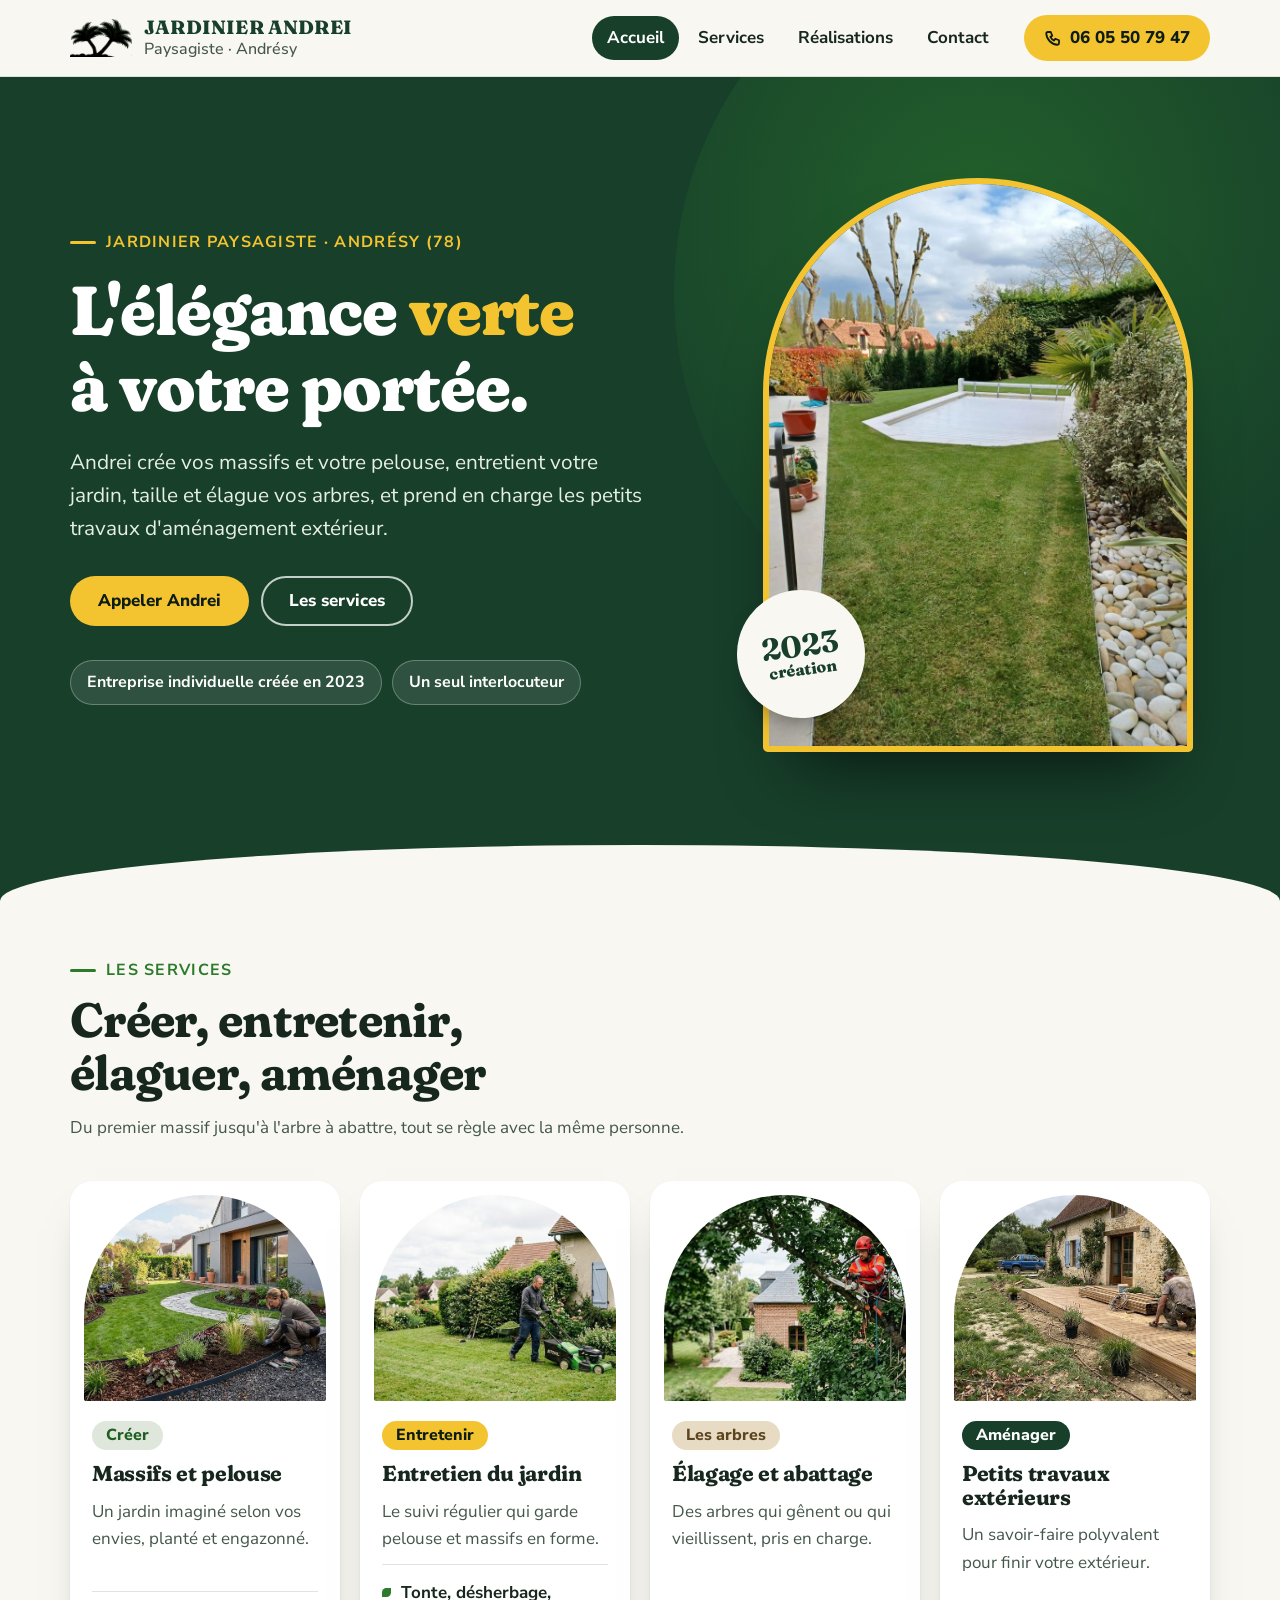
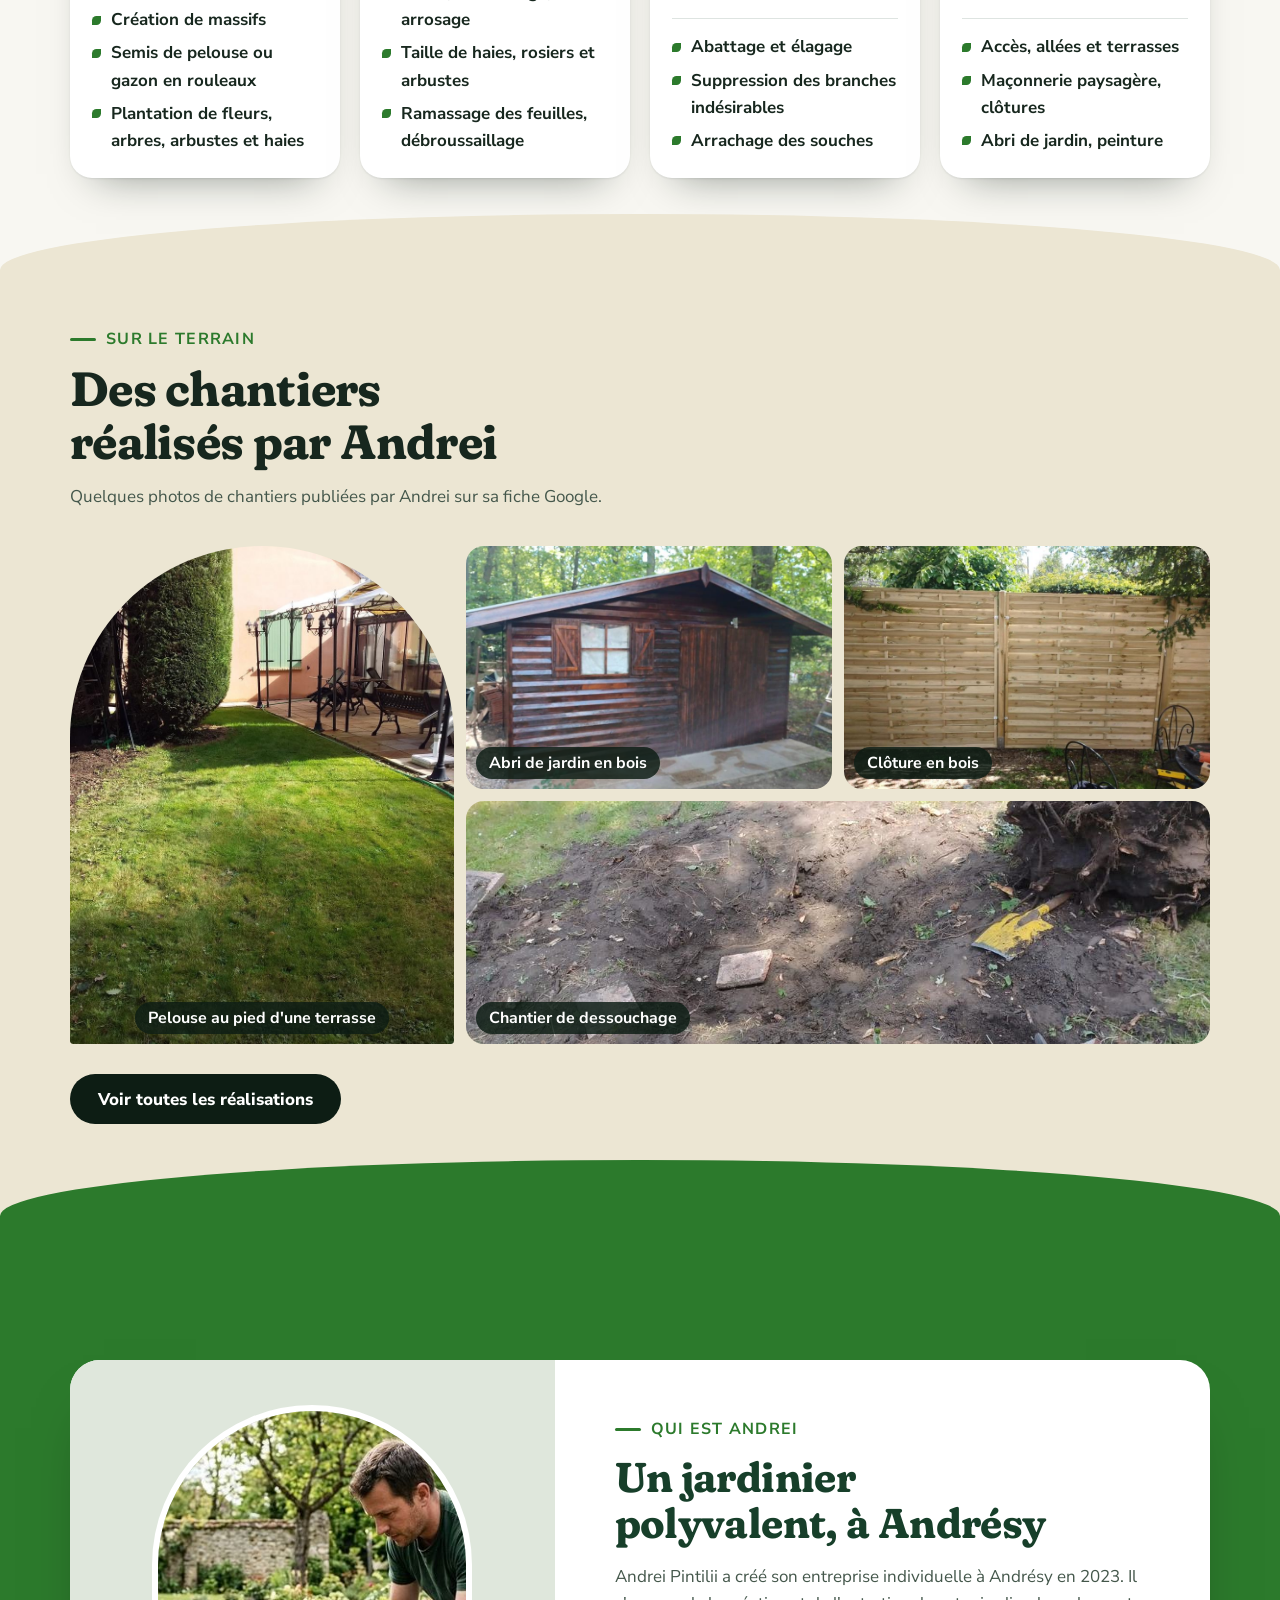
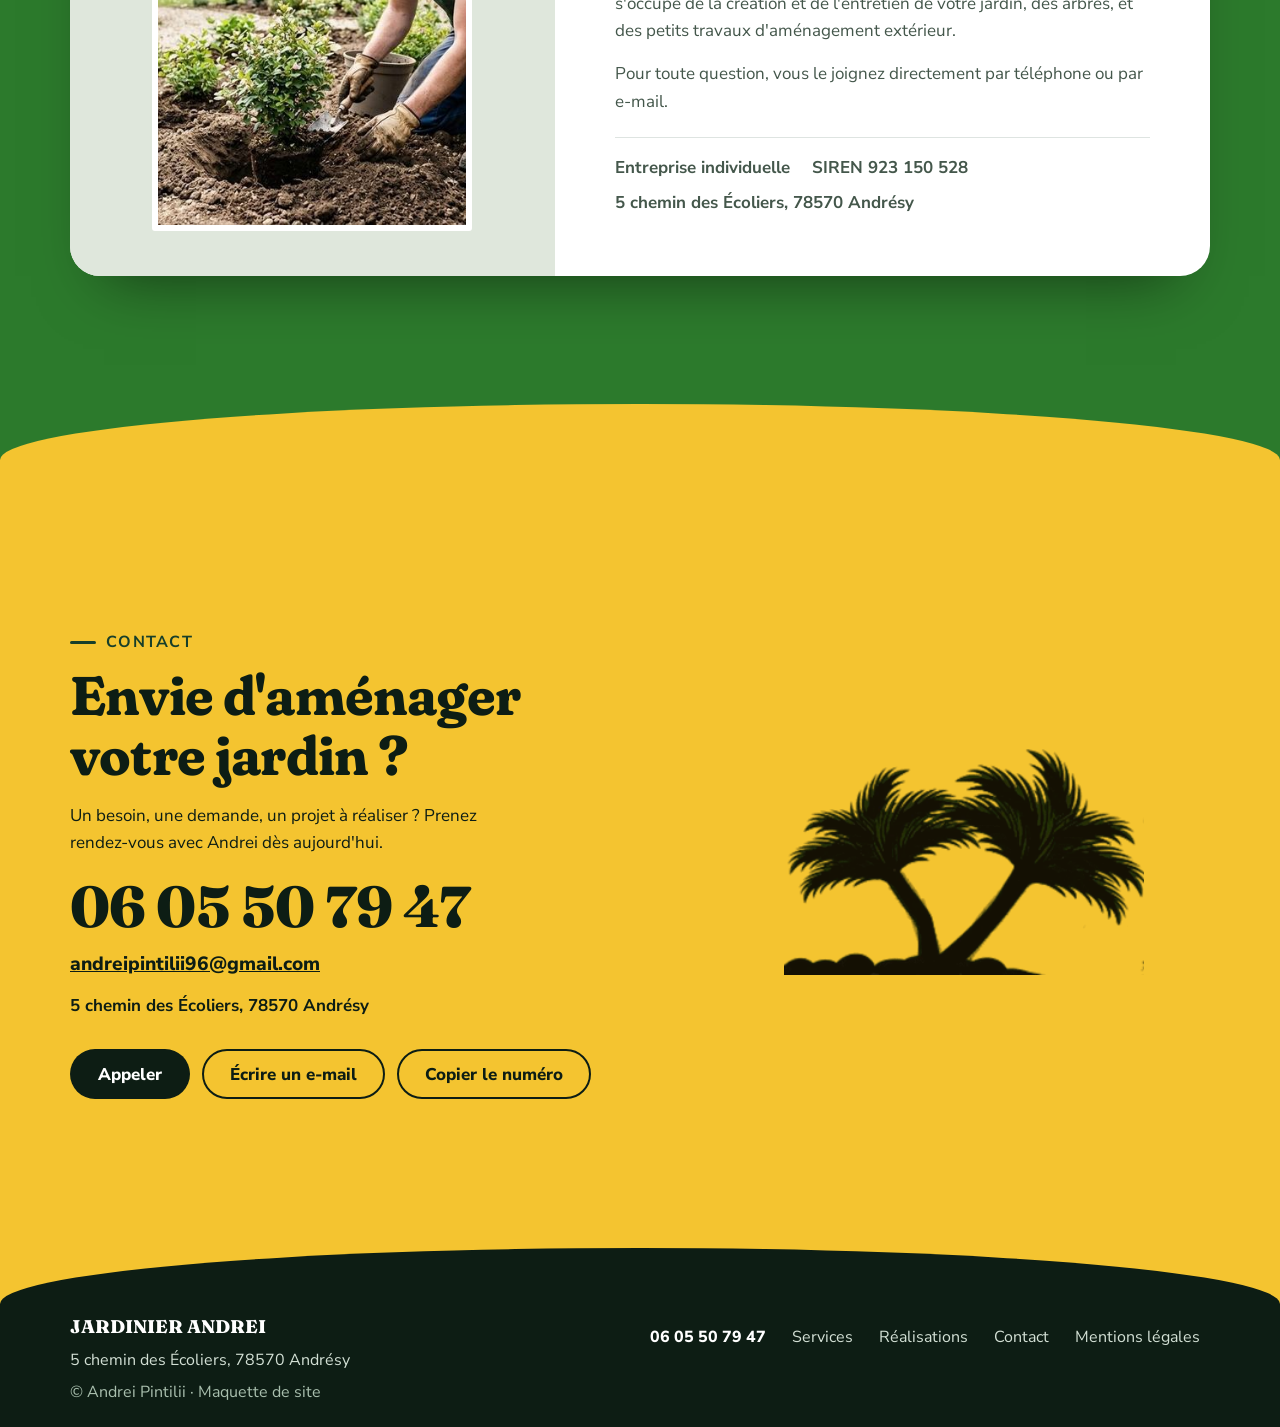
<file: index.html>
<!doctype html>
<html lang="fr">
<head>
<meta charset="utf-8">
<meta name="viewport" content="width=device-width, initial-scale=1">
<title>Jardinier Andrei, paysagiste à Andrésy (78) | Création, entretien, élagage</title>
<meta name="description" content="Jardinier Andrei, paysagiste à Andrésy (78) : création de massifs et de pelouse, entretien du jardin, taille, élagage, abattage et petits travaux d'aménagement extérieur.">
<meta name="robots" content="noindex, nofollow">
<meta name="theme-color" content="#173f2a">
<link rel="icon" href="favicon.png" type="image/png">
<link rel="preconnect" href="https://fonts.googleapis.com">
<link rel="preconnect" href="https://fonts.gstatic.com" crossorigin>
<link rel="stylesheet" href="https://fonts.googleapis.com/css2?family=Fraunces:opsz,wght,SOFT@9..144,600..800,100&family=Nunito+Sans:opsz,wght@6..12,400;6..12,600;6..12,700;6..12,800&display=swap">
<link rel="stylesheet" href="style.css">
</head>
<body>
<a class="skip" href="#contenu">Aller au contenu</a>
<header class="top">
  <div class="wrap">
    <a class="logo" href="https://webaunet.github.io/andrei-pintilii/" aria-label="Jardinier Andrei, accueil">
      <img src="images/logo-palmier.png" width="62" height="39" alt="">
      <span><b>JARDINIER ANDREI</b><small>Paysagiste · Andrésy</small></span>
    </a>
    <nav id="menu" aria-label="Navigation principale"><ul><li><a href="index.html" aria-current="page">Accueil</a></li><li><a href="services.html">Services</a></li><li><a href="realisations.html">Réalisations</a></li><li><a href="contact.html">Contact</a></li></ul></nav>
    <a class="call" href="tel:+33605507947" aria-label="Appeler le 06 05 50 79 47">
      <svg width="18" height="18" viewBox="0 0 24 24" fill="none" stroke="currentColor" stroke-width="2.4" stroke-linecap="round" stroke-linejoin="round" aria-hidden="true"><path d="M5 4h4l2 5-2.5 1.5a11 11 0 0 0 5 5L15 13l5 2v4a2 2 0 0 1-2 2A16 16 0 0 1 3 6a2 2 0 0 1 2-2Z"/></svg>
      <span>06 05 50 79 47</span>
    </a>
    <button class="burger" type="button" aria-label="Ouvrir le menu" aria-expanded="false" aria-controls="menu"><span></span></button>
  </div>
</header>

<main id="contenu">
  <section class="hero" id="accueil" aria-labelledby="t-hero">
    <div class="wrap g2">
      <div>
        <span class="eyebrow">Jardinier paysagiste · Andrésy (78)</span>
        <h1 id="t-hero">L'élégance <em>verte</em> à votre portée.</h1>
        <p class="lead">Andrei crée vos massifs et votre pelouse, entretient votre jardin, taille et élague vos arbres, et prend en charge les petits travaux d'aménagement extérieur.</p>
        <div class="actions">
          <a class="btn btn-sun" href="tel:+33605507947">Appeler Andrei</a>
          <a class="btn btn-line" href="#services">Les services</a>
        </div>
        <ul class="facts"><li>Entreprise individuelle créée en 2023</li><li>Un seul interlocuteur</li></ul>
      </div>
      <div class="arch">
        <div class="frame"><img src="images/andrei-pelouse-piscine.jpg" width="900" height="1200" alt="Pelouse tondue en bandes le long d'une terrasse claire et d'une bordure de galets, avec une piscine couverte et des massifs au fond" style="object-position:50% 55%"></div>
        <div class="badge" aria-hidden="true"><span><b>2023</b>création</span></div>
      </div>
    </div>
  </section>

  <section class="band bg-chalk" id="services" aria-labelledby="t-serv">
    <div class="wrap">
      <div class="head">
        <span class="eyebrow">Les services</span>
        <h2 id="t-serv">Créer, entretenir, élaguer, aménager</h2>
        <p>Du premier massif jusqu'à l'arbre à abattre, tout se règle avec la même personne.</p>
      </div>
      <div class="cards">
        <article class="card"><div class="ph"><img src="images/creation-massifs.jpg" width="900" height="491" alt="Jardinier plantant au bord d'une pelouse à bordure courbe, devant une maison contemporaine et un massif de graminées" loading="lazy"></div><div class="in"><span class="pill p1">Créer</span><h3>Massifs et pelouse</h3><p>Un jardin imaginé selon vos envies, planté et engazonné.</p><ul><li>Création de massifs</li><li>Semis de pelouse ou gazon en rouleaux</li><li>Plantation de fleurs, arbres, arbustes et haies</li></ul></div></article>
        <article class="card"><div class="ph"><img src="images/entretien-pelouse.jpg" width="900" height="502" alt="Jardinier tondant la pelouse d'un jardin devant une maison en pierre aux volets bleus" loading="lazy"></div><div class="in"><span class="pill p2">Entretenir</span><h3>Entretien du jardin</h3><p>Le suivi régulier qui garde pelouse et massifs en forme.</p><ul><li>Tonte, désherbage, arrosage</li><li>Taille de haies, rosiers et arbustes</li><li>Ramassage des feuilles, débroussaillage</li></ul></div></article>
        <article class="card"><div class="ph"><img src="images/elagage-arbre.jpg" width="900" height="502" alt="Élagueur encordé, casqué, travaillant à la tronçonneuse dans un grand chêne au-dessus d'un jardin" loading="lazy"></div><div class="in"><span class="pill p3">Les arbres</span><h3>Élagage et abattage</h3><p>Des arbres qui gênent ou qui vieillissent, pris en charge.</p><ul><li>Abattage et élagage</li><li>Suppression des branches indésirables</li><li>Arrachage des souches</li></ul></div></article>
        <article class="card"><div class="ph"><img src="images/amenagement-terrasse.jpg" width="900" height="491" alt="Pose d'une terrasse en bois devant une maison en pierre" loading="lazy"></div><div class="in"><span class="pill p4">Aménager</span><h3>Petits travaux extérieurs</h3><p>Un savoir-faire polyvalent pour finir votre extérieur.</p><ul><li>Accès, allées et terrasses</li><li>Maçonnerie paysagère, clôtures</li><li>Abri de jardin, peinture</li></ul></div></article>
      </div>
    </div>
  </section>

  <section class="band bg-sand" id="realisations" aria-labelledby="t-real">
    <div class="wrap">
      <div class="head">
        <span class="eyebrow">Sur le terrain</span>
        <h2 id="t-real">Des chantiers réalisés par Andrei</h2>
        <p>Quelques photos de chantiers publiées par Andrei sur sa fiche Google.</p>
      </div>
      <div class="mos">
        <figure><img src="images/andrei-pelouse-terrasse.jpg" width="800" height="1066" alt="Pelouse entretenue au pied d'une terrasse couverte, avec une haie taillée en arrière-plan" loading="lazy" style="object-position:50% 70%"><figcaption class="cap">Pelouse au pied d'une terrasse</figcaption></figure>
        <figure><img src="images/andrei-abri-jardin.jpg" width="1000" height="562" alt="Abri de jardin en bois foncé dans un sous-bois" loading="lazy"><figcaption class="cap">Abri de jardin en bois</figcaption></figure>
        <figure><img src="images/andrei-cloture-bois.jpg" width="1000" height="562" alt="Panneaux de clôture en bois clair posés entre deux poteaux au fond d'un jardin" loading="lazy"><figcaption class="cap">Clôture en bois</figcaption></figure>
        <figure><img src="images/andrei-souche.jpg" width="1000" height="562" alt="Terre retournée et souche d'arbre arrachée dans un jardin, avec une pelle posée au sol" loading="lazy" style="object-position:50% 40%"><figcaption class="cap">Chantier de dessouchage</figcaption></figure>
      </div>
      <div class="actions"><a class="btn btn-ink" href="realisations.html">Voir toutes les réalisations</a></div>
    </div>
  </section>

  <section class="band bg-lawn" id="apropos" aria-labelledby="t-about">
    <div class="wrap">
      <div class="about">
        <div class="visual"><img src="images/plantation.jpg" width="900" height="491" alt="Jardinier à genoux plantant un arbuste dans un massif fraîchement ameubli" loading="lazy" style="object-position:55% 50%"></div>
        <div class="copy">
          <span class="eyebrow">Qui est Andrei</span>
          <h2 id="t-about">Un jardinier polyvalent, à Andrésy</h2>
          <p>Andrei Pintilii a créé son entreprise individuelle à Andrésy en 2023. Il s'occupe de la création et de l'entretien de votre jardin, des arbres, et des petits travaux d'aménagement extérieur.</p>
          <p>Pour toute question, vous le joignez directement par téléphone ou par e-mail.</p>
          <div class="ident"><span>Entreprise individuelle</span><span>SIREN 923 150 528</span><span>5 chemin des Écoliers, 78570 Andrésy</span></div>
        </div>
      </div>
    </div>
  </section>

  <section class="band cta bg-sun" id="contact" aria-labelledby="t-contact">
    <div class="wrap g2">
      <div>
        <span class="eyebrow">Contact</span>
        <h2 id="t-contact">Envie d'aménager votre jardin ?</h2>
        <p>Un besoin, une demande, un projet à réaliser ? Prenez rendez-vous avec Andrei dès aujourd'hui.</p>
        <span class="tel" id="tel-txt">06 05 50 79 47</span>
        <a class="mail" href="mailto:andreipintilii96@gmail.com">andreipintilii96@gmail.com</a>
        <address>5 chemin des Écoliers, 78570 Andrésy</address>
        <div class="actions">
          <a class="btn btn-ink" href="tel:+33605507947">Appeler</a>
          <a class="btn btn-ghost" href="mailto:andreipintilii96@gmail.com">Écrire un e-mail</a>
          <button class="btn btn-ghost" type="button" id="copy">Copier le numéro</button>
        </div>
      </div>
      <img class="logo-big" src="images/logo-palmier.png" width="300" height="188" alt="" loading="lazy">
    </div>
  </section>
</main>
<footer>
  <div class="wrap">
    <div class="row">
      <div><b>JARDINIER ANDREI</b> <address>5 chemin des Écoliers, 78570 Andrésy</address></div>
      <ul aria-label="Liens du pied de page"><li class="t"><a href="tel:+33605507947">06 05 50 79 47</a></li><li><a href="services.html">Services</a></li><li><a href="realisations.html">Réalisations</a></li><li><a href="contact.html">Contact</a></li><li class="m"><a href="mentions-legales.html">Mentions légales</a></li></ul>
    </div>
    <div class="legal">© Andrei Pintilii · Maquette de site</div>
  </div>
</footer>
<div class="toast" id="toast" role="status" aria-live="polite"></div>
<script src="script.js"></script>
</body>
</html>
</file>
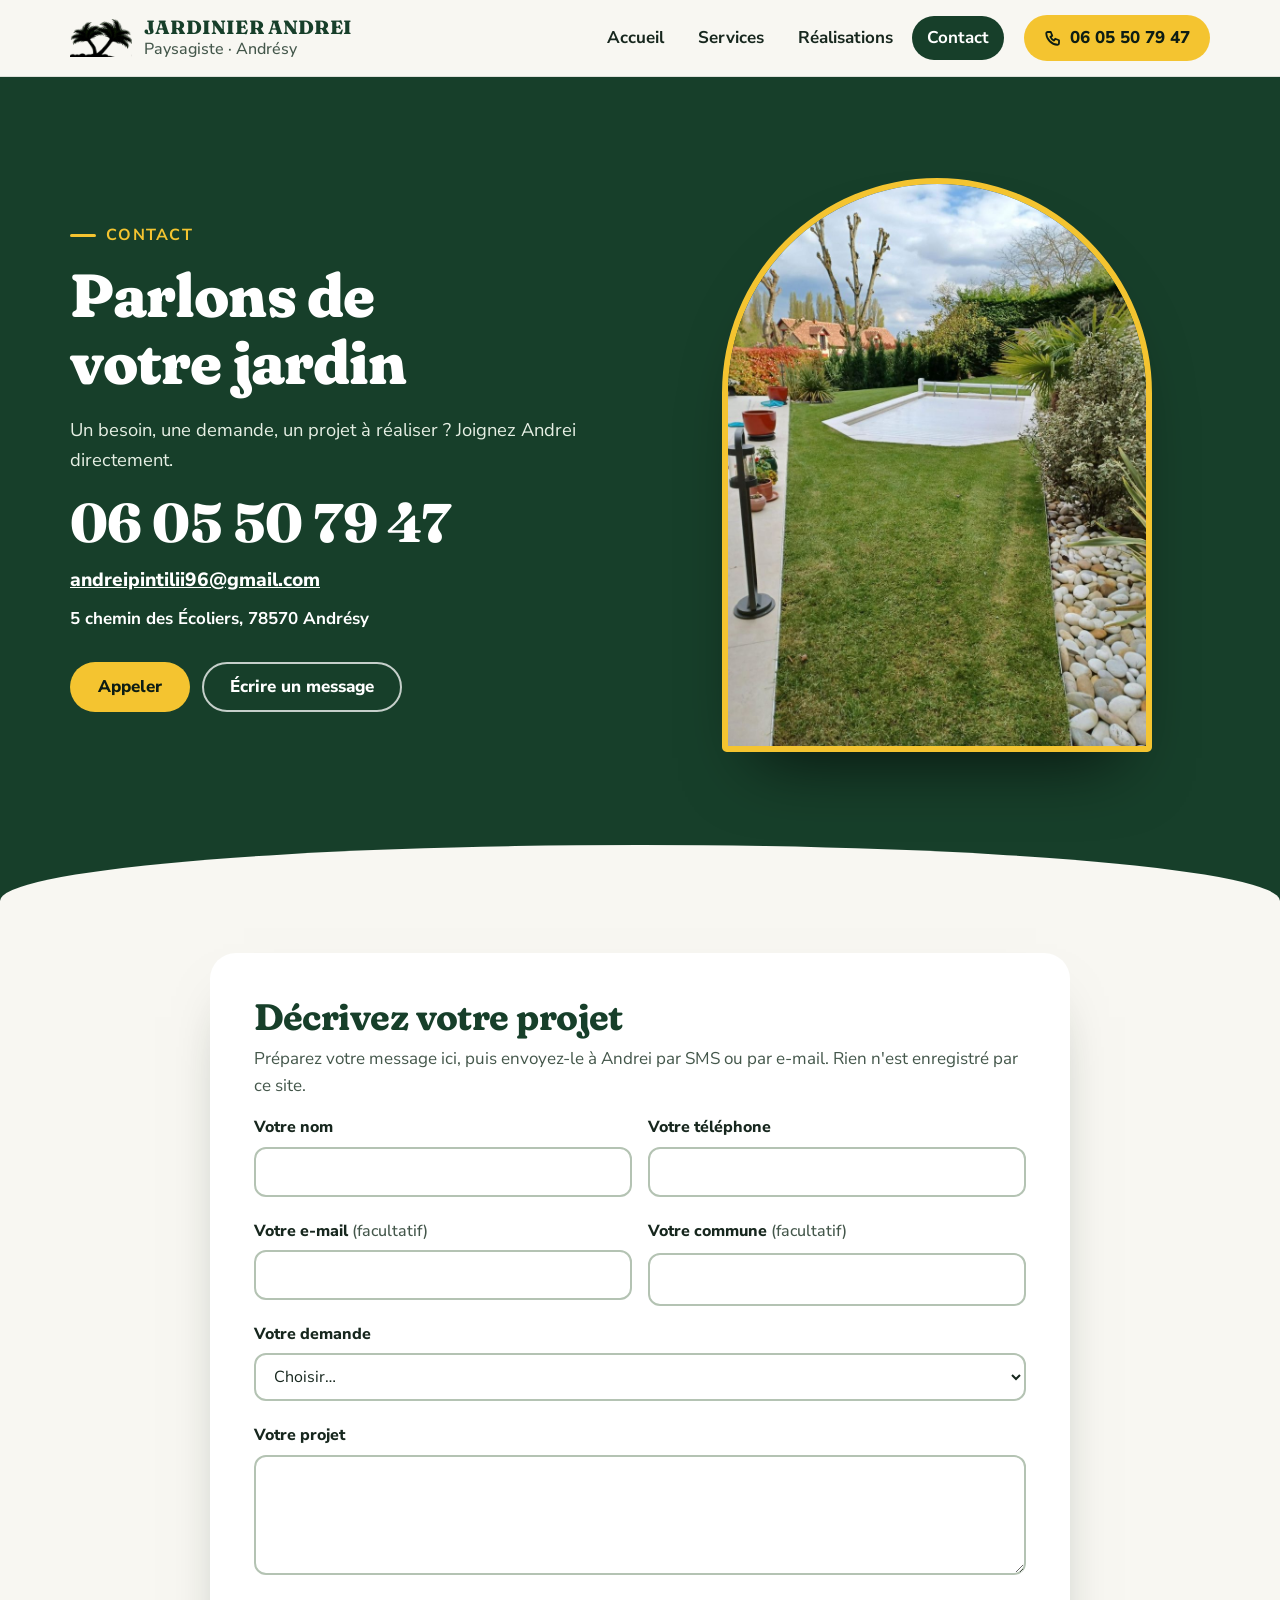
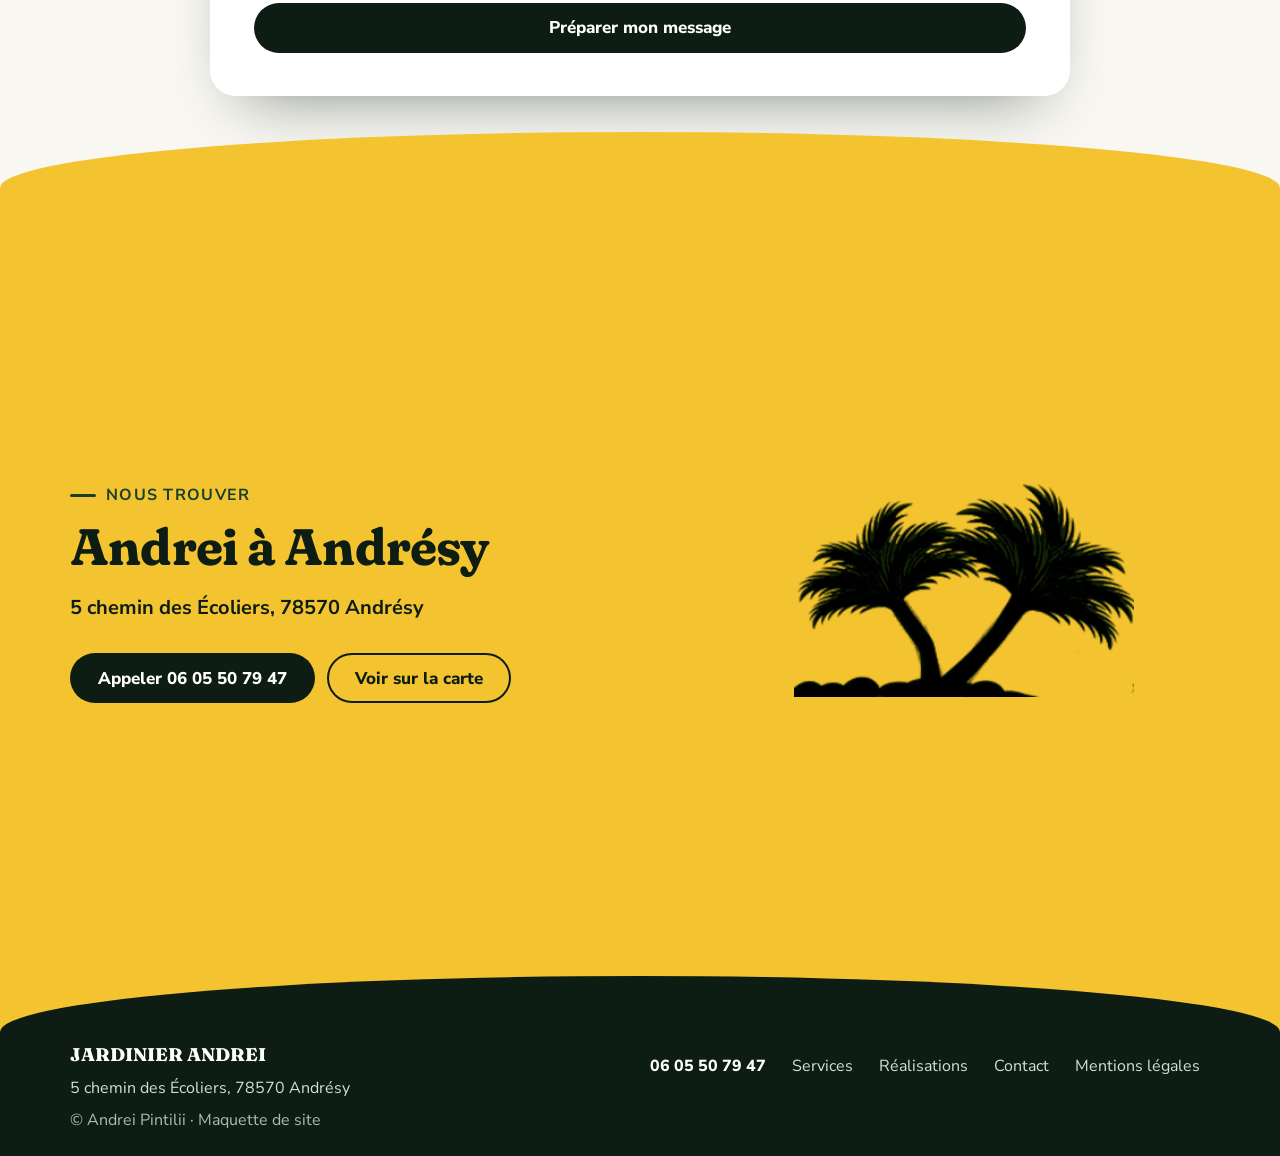
<file: contact.html>
<!doctype html>
<html lang="fr">
<head>
<meta charset="utf-8">
<meta name="viewport" content="width=device-width, initial-scale=1">
<title>Contact | Jardinier Andrei, Andrésy (78)</title>
<meta name="description" content="Contactez Jardinier Andrei à Andrésy : téléphone 06 05 50 79 47, e-mail et formulaire pour préparer votre message par SMS ou par e-mail.">
<meta name="robots" content="noindex, nofollow">
<meta name="theme-color" content="#173f2a">
<link rel="icon" href="favicon.png" type="image/png">
<link rel="preconnect" href="https://fonts.googleapis.com">
<link rel="preconnect" href="https://fonts.gstatic.com" crossorigin>
<link rel="stylesheet" href="https://fonts.googleapis.com/css2?family=Fraunces:opsz,wght,SOFT@9..144,600..800,100&family=Nunito+Sans:opsz,wght@6..12,400;6..12,600;6..12,700;6..12,800&display=swap">
<link rel="stylesheet" href="style.css">
</head>
<body>
<a class="skip" href="#contenu">Aller au contenu</a>
<header class="top">
  <div class="wrap">
    <a class="logo" href="https://webaunet.github.io/andrei-pintilii/" aria-label="Jardinier Andrei, accueil">
      <img src="images/logo-palmier.png" width="62" height="39" alt="">
      <span><b>JARDINIER ANDREI</b><small>Paysagiste · Andrésy</small></span>
    </a>
    <nav id="menu" aria-label="Navigation principale"><ul><li><a href="index.html">Accueil</a></li><li><a href="services.html">Services</a></li><li><a href="realisations.html">Réalisations</a></li><li><a href="contact.html" aria-current="page">Contact</a></li></ul></nav>
    <a class="call" href="tel:+33605507947" aria-label="Appeler le 06 05 50 79 47">
      <svg width="18" height="18" viewBox="0 0 24 24" fill="none" stroke="currentColor" stroke-width="2.4" stroke-linecap="round" stroke-linejoin="round" aria-hidden="true"><path d="M5 4h4l2 5-2.5 1.5a11 11 0 0 0 5 5L15 13l5 2v4a2 2 0 0 1-2 2A16 16 0 0 1 3 6a2 2 0 0 1 2-2Z"/></svg>
      <span>06 05 50 79 47</span>
    </a>
    <button class="burger" type="button" aria-label="Ouvrir le menu" aria-expanded="false" aria-controls="menu"><span></span></button>
  </div>
</header>

<main id="contenu">
  <section class="phead bg-palm" aria-labelledby="t-h">
    <div class="wrap g2">
      <div>
        <span class="eyebrow">Contact</span>
        <h1 id="t-h">Parlons de votre jardin</h1>
        <p class="lead">Un besoin, une demande, un projet à réaliser ? Joignez Andrei directement.</p>
        <a class="bigtel" href="tel:+33605507947">06 05 50 79 47</a>
        <div class="cinfo"><a href="mailto:andreipintilii96@gmail.com">andreipintilii96@gmail.com</a><address>5 chemin des Écoliers, 78570 Andrésy</address></div>
        <div class="actions"><a class="btn btn-sun" href="tel:+33605507947">Appeler</a><a class="btn btn-line" href="#formulaire">Écrire un message</a></div>
      </div>
      <div class="arch">
        <div class="frame"><img src="images/andrei-pelouse-piscine.jpg" width="900" height="1200" alt="Pelouse tondue en bandes le long d'une terrasse claire et d'une bordure de galets, avec une piscine couverte et des massifs au fond" style="object-position:50% 55%"></div>
      </div>
    </div>
  </section>

  <section class="band bg-chalk" id="formulaire" aria-labelledby="t-f">
    <div class="wrap">
      <div class="formcard">
        <h2 id="t-f">Décrivez votre projet</h2>
        <p class="soft" style="margin-top:8px;color:var(--soft)">Préparez votre message ici, puis envoyez-le à Andrei par SMS ou par e-mail. Rien n'est enregistré par ce site.</p>
        <form id="form" novalidate>
          <div class="row2">
            <div class="fld"><label for="f-nom">Votre nom</label><input id="f-nom" name="nom" type="text" autocomplete="name" required><span class="err" id="e-nom" role="alert"></span></div>
            <div class="fld"><label for="f-tel">Votre téléphone</label><input id="f-tel" name="tel" type="tel" autocomplete="tel" inputmode="tel" required><span class="err" id="e-tel" role="alert"></span></div>
          </div>
          <div class="row2">
            <div class="fld"><label for="f-mail">Votre e-mail <span class="opt">(facultatif)</span></label><input id="f-mail" name="mail" type="email" autocomplete="email"><span class="err" id="e-mail" role="alert"></span></div>
            <div class="fld"><label for="f-ville">Votre commune <span class="opt">(facultatif)</span></label><input id="f-ville" name="ville" type="text" autocomplete="address-level2"></div>
          </div>
          <div class="fld"><label for="f-sujet">Votre demande</label><select id="f-sujet" name="sujet" required><option value="">Choisir…</option><option>Création de massifs ou de pelouse</option><option>Entretien du jardin</option><option>Taille, élagage, abattage</option><option>Aménagement extérieur, petits travaux</option><option>Autre demande</option></select><span class="err" id="e-sujet" role="alert"></span></div>
          <div class="fld"><label for="f-msg">Votre projet</label><textarea id="f-msg" name="msg" required></textarea><span class="err" id="e-msg" role="alert"></span></div>
          <button class="btn btn-ink btn-submit" type="submit">Préparer mon message</button>
        </form>
        <div class="recap" id="recap" hidden tabindex="-1">
          <h3>Votre message est prêt</h3>
          <pre id="recap-txt"></pre>
          <div class="actions">
            <a class="btn btn-ink" id="r-sms" href="sms:+33605507947">Envoyer par SMS</a>
            <button class="btn btn-ghost" type="button" id="r-copy">Copier</button>
            <a class="btn btn-ghost" href="tel:+33605507947">Appeler</a>
            <a class="btn btn-ghost" id="r-mail" href="mailto:andreipintilii96@gmail.com" hidden>Envoyer par e-mail</a>
          </div>
          <p class="note">Le message part depuis votre téléphone ou votre messagerie : choisissez le moyen qui vous convient.</p>
        </div>
      </div>
    </div>
  </section>

  <section class="band bg-sun" id="trouver" aria-labelledby="t-t">
    <div class="wrap find">
      <div>
        <span class="eyebrow">Nous trouver</span>
        <h2 id="t-t">Andrei à Andrésy</h2>
        <address>5 chemin des Écoliers, 78570 Andrésy</address>
        <div class="actions"><a class="btn btn-ink" href="tel:+33605507947">Appeler 06 05 50 79 47</a><a class="btn btn-ghost" href="https://www.google.com/maps/search/?api=1&amp;query=5+chemin+des+Ecoliers+78570+Andresy" target="_blank" rel="noopener">Voir sur la carte</a></div>
      </div>
      <img class="logo-big" src="images/logo-palmier.png" width="300" height="188" alt="" loading="lazy">
    </div>
  </section>
</main>
<footer>
  <div class="wrap">
    <div class="row">
      <div><b>JARDINIER ANDREI</b> <address>5 chemin des Écoliers, 78570 Andrésy</address></div>
      <ul aria-label="Liens du pied de page"><li class="t"><a href="tel:+33605507947">06 05 50 79 47</a></li><li><a href="services.html">Services</a></li><li><a href="realisations.html">Réalisations</a></li><li><a href="contact.html">Contact</a></li><li class="m"><a href="mentions-legales.html">Mentions légales</a></li></ul>
    </div>
    <div class="legal">© Andrei Pintilii · Maquette de site</div>
  </div>
</footer>
<div class="toast" id="toast" role="status" aria-live="polite"></div>
<script src="script.js"></script>
</body>
</html>
</file>
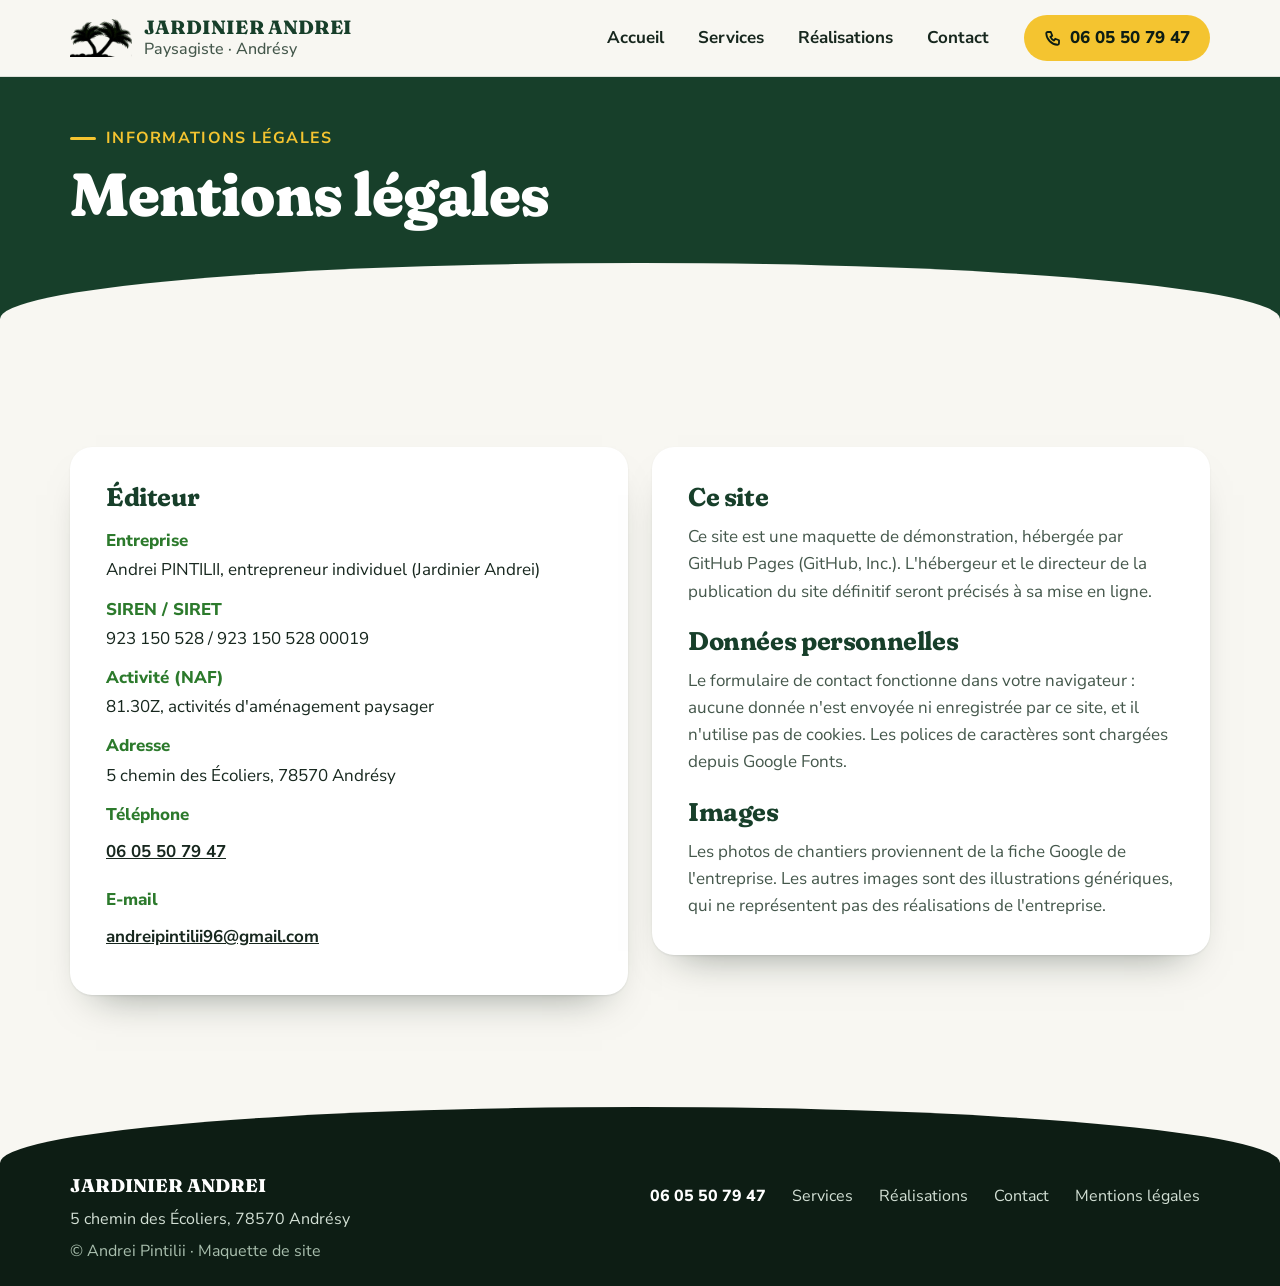
<file: mentions-legales.html>
<!doctype html>
<html lang="fr">
<head>
<meta charset="utf-8">
<meta name="viewport" content="width=device-width, initial-scale=1">
<title>Mentions légales | Jardinier Andrei</title>
<meta name="description" content="Mentions légales de Jardinier Andrei, entrepreneur individuel à Andrésy (78) : identification de l'entreprise, données personnelles, images.">
<meta name="robots" content="noindex, nofollow">
<meta name="theme-color" content="#173f2a">
<link rel="icon" href="favicon.png" type="image/png">
<link rel="preconnect" href="https://fonts.googleapis.com">
<link rel="preconnect" href="https://fonts.gstatic.com" crossorigin>
<link rel="stylesheet" href="https://fonts.googleapis.com/css2?family=Fraunces:opsz,wght,SOFT@9..144,600..800,100&family=Nunito+Sans:opsz,wght@6..12,400;6..12,600;6..12,700;6..12,800&display=swap">
<link rel="stylesheet" href="style.css">
</head>
<body>
<a class="skip" href="#contenu">Aller au contenu</a>
<header class="top">
  <div class="wrap">
    <a class="logo" href="https://webaunet.github.io/andrei-pintilii/" aria-label="Jardinier Andrei, accueil">
      <img src="images/logo-palmier.png" width="62" height="39" alt="">
      <span><b>JARDINIER ANDREI</b><small>Paysagiste · Andrésy</small></span>
    </a>
    <nav id="menu" aria-label="Navigation principale"><ul><li><a href="index.html">Accueil</a></li><li><a href="services.html">Services</a></li><li><a href="realisations.html">Réalisations</a></li><li><a href="contact.html">Contact</a></li></ul></nav>
    <a class="call" href="tel:+33605507947" aria-label="Appeler le 06 05 50 79 47">
      <svg width="18" height="18" viewBox="0 0 24 24" fill="none" stroke="currentColor" stroke-width="2.4" stroke-linecap="round" stroke-linejoin="round" aria-hidden="true"><path d="M5 4h4l2 5-2.5 1.5a11 11 0 0 0 5 5L15 13l5 2v4a2 2 0 0 1-2 2A16 16 0 0 1 3 6a2 2 0 0 1 2-2Z"/></svg>
      <span>06 05 50 79 47</span>
    </a>
    <button class="burger" type="button" aria-label="Ouvrir le menu" aria-expanded="false" aria-controls="menu"><span></span></button>
  </div>
</header>

<main id="contenu">
  <section class="phead short bg-palm" aria-labelledby="t-h">
    <div class="wrap">
      <span class="eyebrow">Informations légales</span>
      <h1 id="t-h">Mentions légales</h1>
    </div>
  </section>
  <section class="band bg-chalk" aria-label="Mentions légales">
    <div class="wrap docs">
      <div class="doc"><h2>Éditeur</h2><dl>
        <div><dt>Entreprise</dt><dd>Andrei PINTILII, entrepreneur individuel (Jardinier Andrei)</dd></div>
        <div><dt>SIREN / SIRET</dt><dd>923 150 528 / 923 150 528 00019</dd></div>
        <div><dt>Activité (NAF)</dt><dd>81.30Z, activités d'aménagement paysager</dd></div>
        <div><dt>Adresse</dt><dd>5 chemin des Écoliers, 78570 Andrésy</dd></div>
        <div><dt>Téléphone</dt><dd><a href="tel:+33605507947">06 05 50 79 47</a></dd></div>
        <div><dt>E-mail</dt><dd><a href="mailto:andreipintilii96@gmail.com">andreipintilii96@gmail.com</a></dd></div>
      </dl></div>
      <div class="doc"><h2>Ce site</h2>
        <p>Ce site est une maquette de démonstration, hébergée par GitHub Pages (GitHub, Inc.). L'hébergeur et le directeur de la publication du site définitif seront précisés à sa mise en ligne.</p>
        <h2 style="margin-top:22px">Données personnelles</h2>
        <p>Le formulaire de contact fonctionne dans votre navigateur : aucune donnée n'est envoyée ni enregistrée par ce site, et il n'utilise pas de cookies. Les polices de caractères sont chargées depuis Google Fonts.</p>
        <h2 style="margin-top:22px">Images</h2>
        <p>Les photos de chantiers proviennent de la fiche Google de l'entreprise. Les autres images sont des illustrations génériques, qui ne représentent pas des réalisations de l'entreprise.</p>
      </div>
    </div>
  </section>
</main>
<footer>
  <div class="wrap">
    <div class="row">
      <div><b>JARDINIER ANDREI</b> <address>5 chemin des Écoliers, 78570 Andrésy</address></div>
      <ul aria-label="Liens du pied de page"><li class="t"><a href="tel:+33605507947">06 05 50 79 47</a></li><li><a href="services.html">Services</a></li><li><a href="realisations.html">Réalisations</a></li><li><a href="contact.html">Contact</a></li><li class="m"><a href="mentions-legales.html">Mentions légales</a></li></ul>
    </div>
    <div class="legal">© Andrei Pintilii · Maquette de site</div>
  </div>
</footer>
<div class="toast" id="toast" role="status" aria-live="polite"></div>
<script src="script.js"></script>
</body>
</html>
</file>
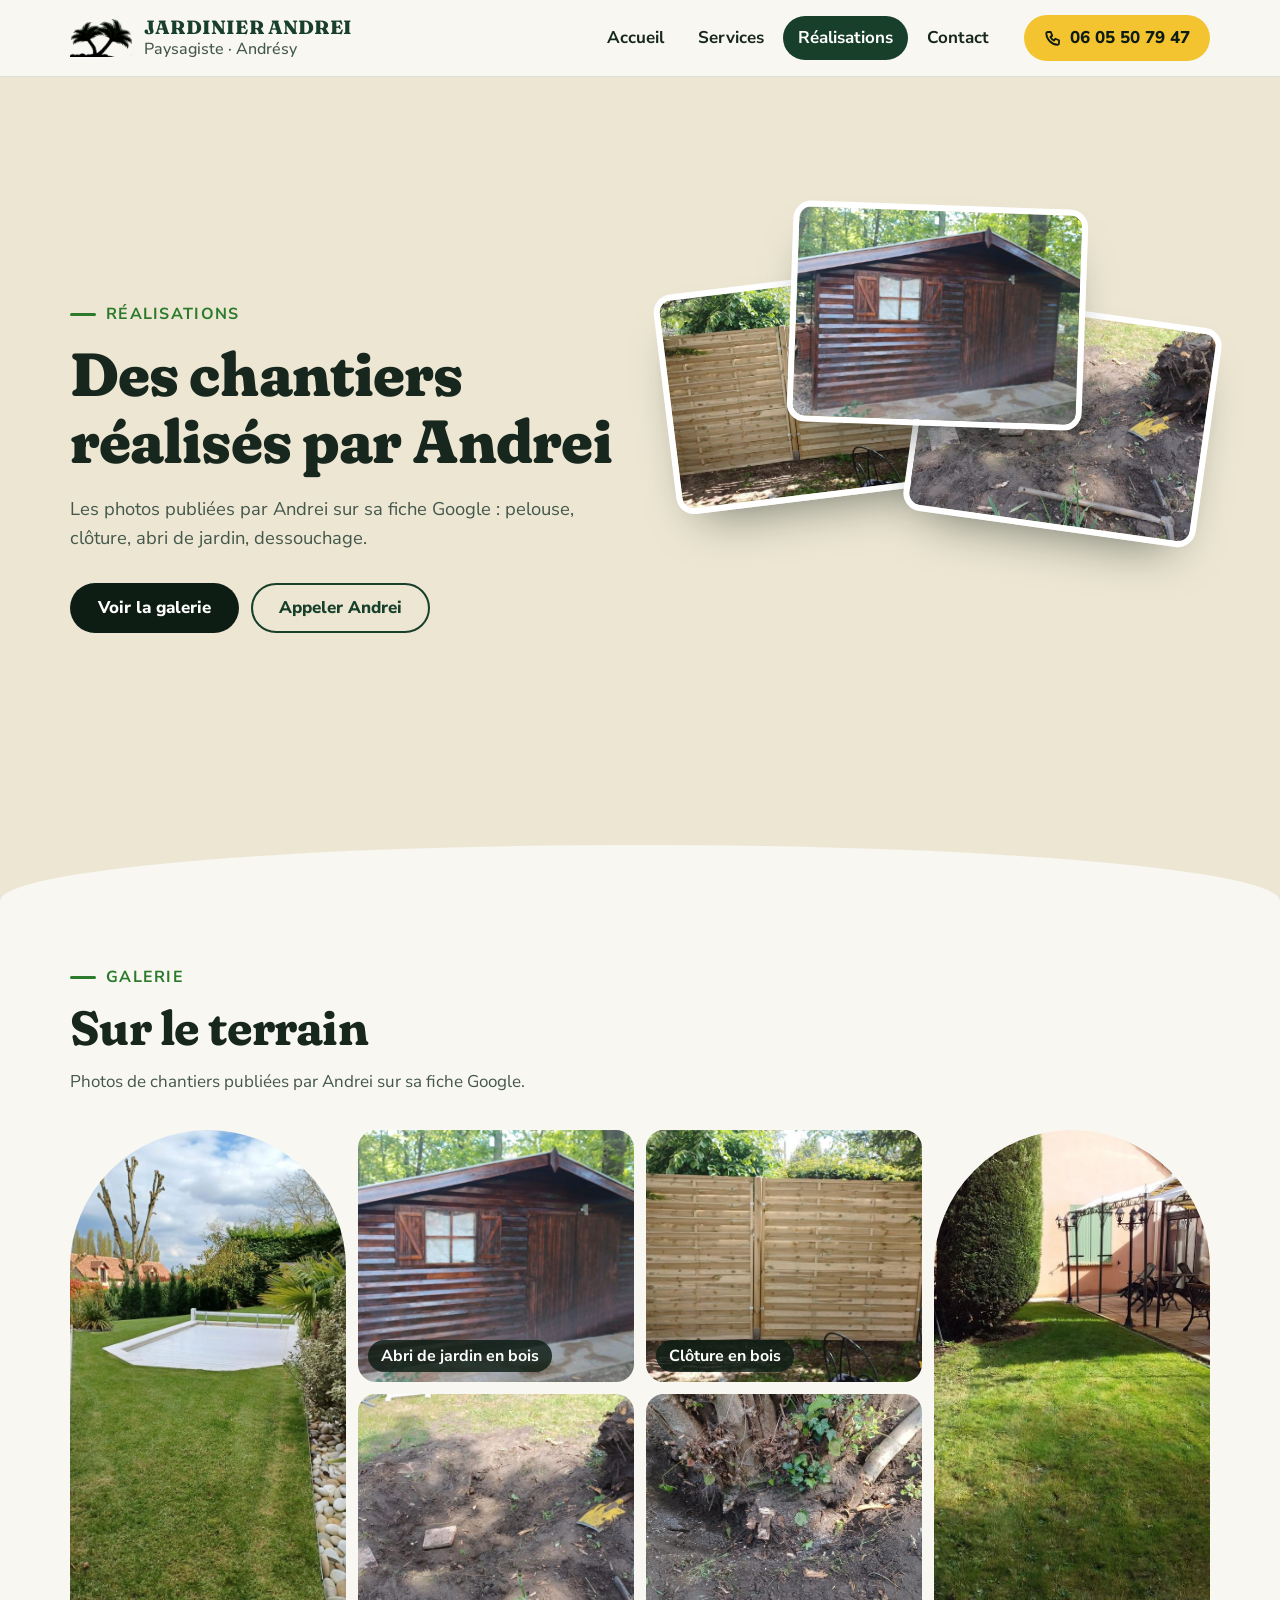
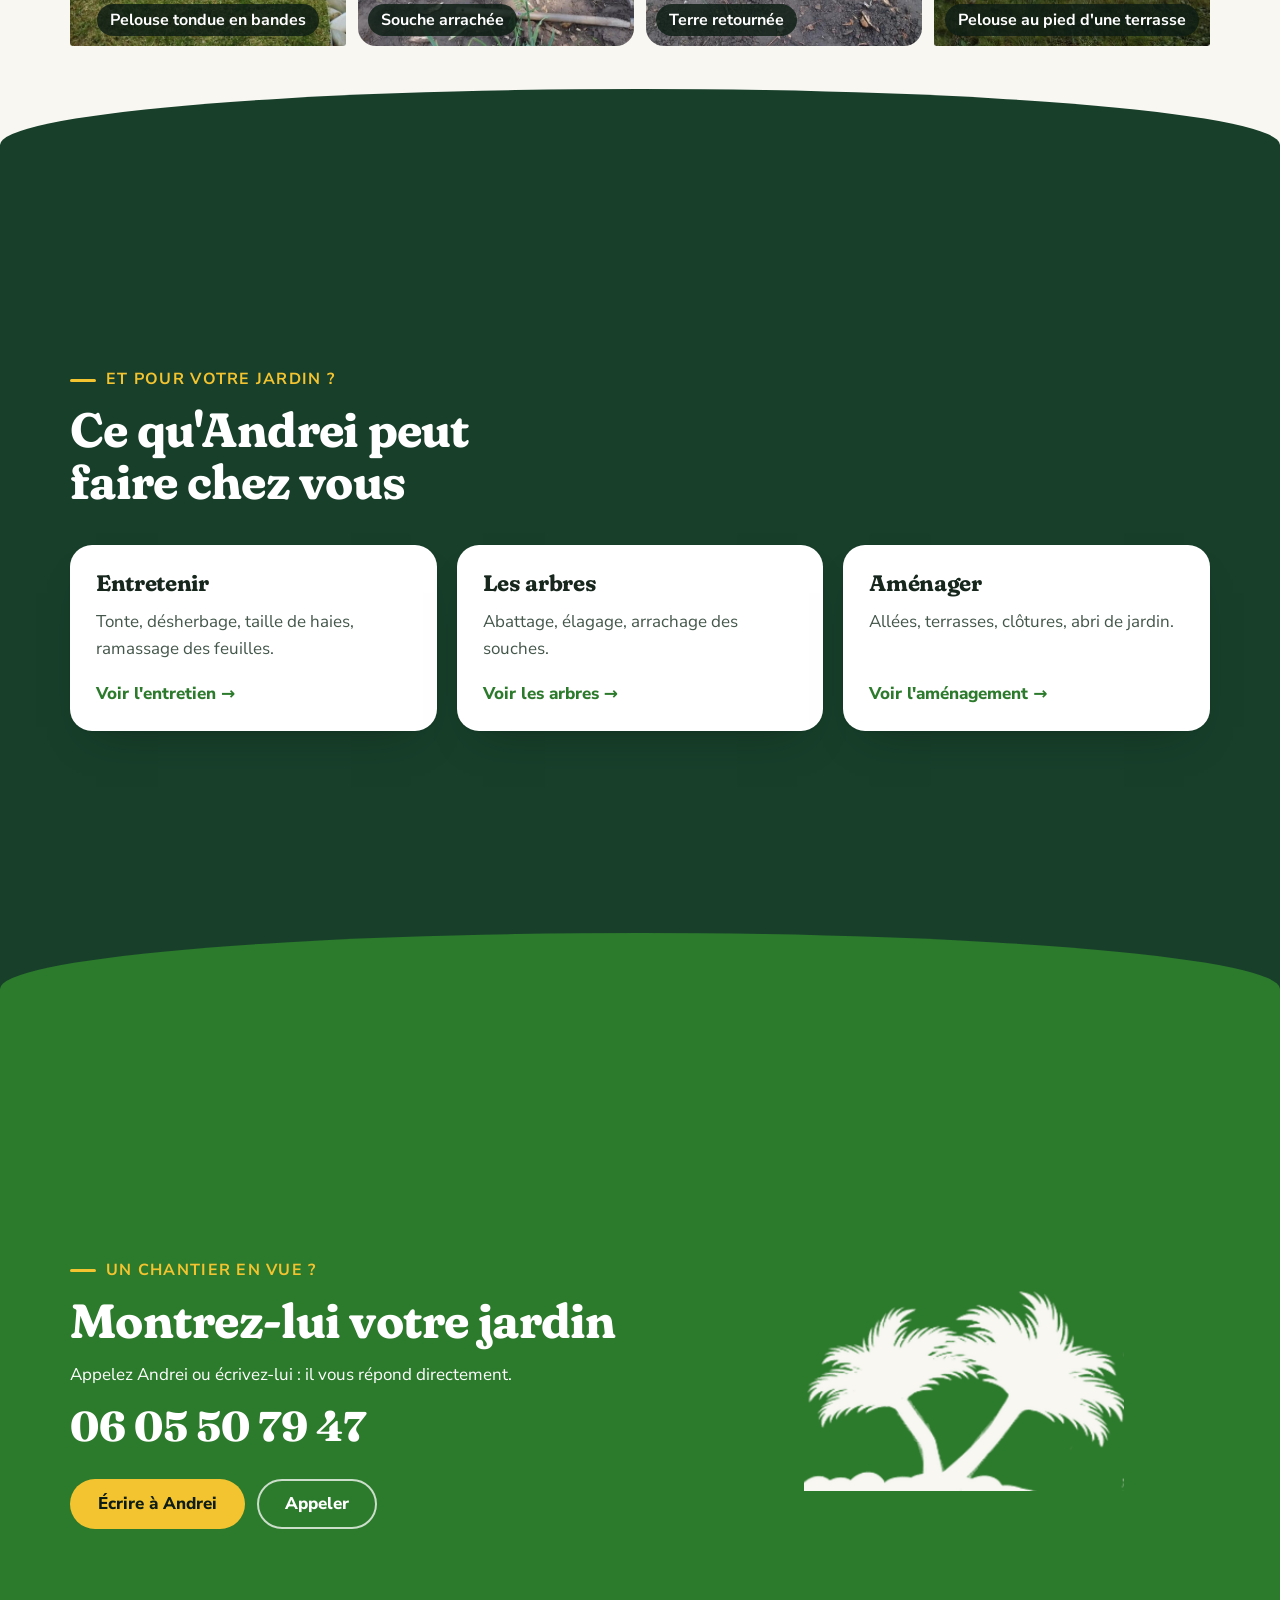
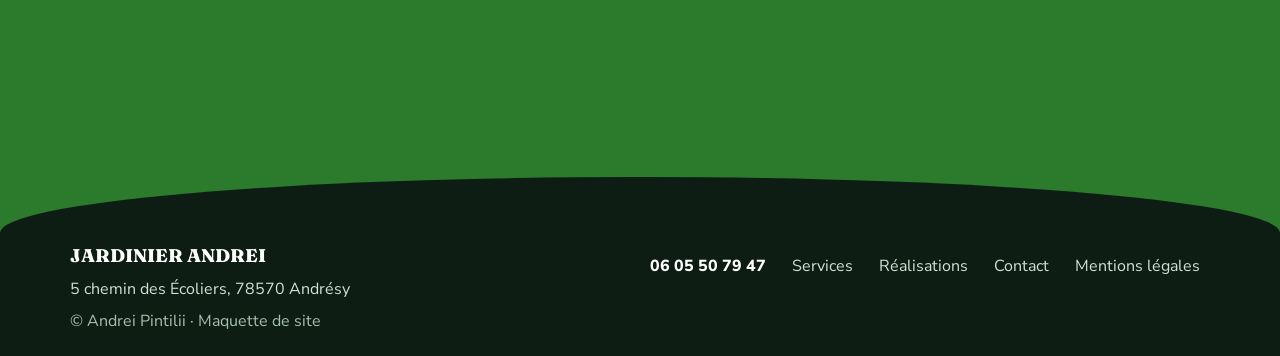
<file: realisations.html>
<!doctype html>
<html lang="fr">
<head>
<meta charset="utf-8">
<meta name="viewport" content="width=device-width, initial-scale=1">
<title>Réalisations | Jardinier Andrei, Andrésy</title>
<meta name="description" content="Photos de chantiers de Jardinier Andrei à Andrésy : pelouse, clôture en bois, abri de jardin, dessouchage.">
<meta name="robots" content="noindex, nofollow">
<meta name="theme-color" content="#173f2a">
<link rel="icon" href="favicon.png" type="image/png">
<link rel="preconnect" href="https://fonts.googleapis.com">
<link rel="preconnect" href="https://fonts.gstatic.com" crossorigin>
<link rel="stylesheet" href="https://fonts.googleapis.com/css2?family=Fraunces:opsz,wght,SOFT@9..144,600..800,100&family=Nunito+Sans:opsz,wght@6..12,400;6..12,600;6..12,700;6..12,800&display=swap">
<link rel="stylesheet" href="style.css">
</head>
<body>
<a class="skip" href="#contenu">Aller au contenu</a>
<header class="top">
  <div class="wrap">
    <a class="logo" href="https://webaunet.github.io/andrei-pintilii/" aria-label="Jardinier Andrei, accueil">
      <img src="images/logo-palmier.png" width="62" height="39" alt="">
      <span><b>JARDINIER ANDREI</b><small>Paysagiste · Andrésy</small></span>
    </a>
    <nav id="menu" aria-label="Navigation principale"><ul><li><a href="index.html">Accueil</a></li><li><a href="services.html">Services</a></li><li><a href="realisations.html" aria-current="page">Réalisations</a></li><li><a href="contact.html">Contact</a></li></ul></nav>
    <a class="call" href="tel:+33605507947" aria-label="Appeler le 06 05 50 79 47">
      <svg width="18" height="18" viewBox="0 0 24 24" fill="none" stroke="currentColor" stroke-width="2.4" stroke-linecap="round" stroke-linejoin="round" aria-hidden="true"><path d="M5 4h4l2 5-2.5 1.5a11 11 0 0 0 5 5L15 13l5 2v4a2 2 0 0 1-2 2A16 16 0 0 1 3 6a2 2 0 0 1 2-2Z"/></svg>
      <span>06 05 50 79 47</span>
    </a>
    <button class="burger" type="button" aria-label="Ouvrir le menu" aria-expanded="false" aria-controls="menu"><span></span></button>
  </div>
</header>

<main id="contenu">
  <section class="phead bg-sand" aria-labelledby="t-h">
    <div class="wrap g2">
      <div>
        <span class="eyebrow">Réalisations</span>
        <h1 id="t-h">Des chantiers réalisés par Andrei</h1>
        <p class="lead">Les photos publiées par Andrei sur sa fiche Google : pelouse, clôture, abri de jardin, dessouchage.</p>
        <div class="actions"><a class="btn btn-ink" href="#galerie">Voir la galerie</a><a class="btn btn-line-dark" href="tel:+33605507947">Appeler Andrei</a></div>
      </div>
      <div class="fan">
        <figure><img src="images/andrei-cloture-bois.jpg" width="1000" height="562" alt="Panneaux de clôture en bois clair posés entre deux poteaux au fond d'un jardin"></figure>
        <figure><img src="images/andrei-abri-jardin.jpg" width="1000" height="562" alt="Abri de jardin en bois foncé dans un sous-bois"></figure>
        <figure><img src="images/andrei-souche.jpg" width="1000" height="562" alt="Terre retournée et souche d'arbre arrachée dans un jardin, avec une pelle posée au sol" style="object-position:50% 40%"></figure>
      </div>
    </div>
  </section>

  <section class="band bg-chalk" id="galerie" aria-labelledby="t-g">
    <div class="wrap">
      <div class="head">
        <span class="eyebrow">Galerie</span>
        <h2 id="t-g">Sur le terrain</h2>
        <p>Photos de chantiers publiées par Andrei sur sa fiche Google.</p>
      </div>
      <div class="gal">
        <figure class="g-a"><img src="images/andrei-pelouse-piscine.jpg" width="900" height="1200" alt="Pelouse tondue en bandes le long d'une terrasse claire et d'une bordure de galets, avec une piscine couverte et des massifs au fond" loading="lazy" style="object-position:50% 55%"><figcaption class="cap">Pelouse tondue en bandes</figcaption></figure>
        <figure class="g-b"><img src="images/andrei-abri-jardin.jpg" width="1000" height="562" alt="Abri de jardin en bois foncé dans un sous-bois" loading="lazy"><figcaption class="cap">Abri de jardin en bois</figcaption></figure>
        <figure class="g-c"><img src="images/andrei-cloture-bois.jpg" width="1000" height="562" alt="Panneaux de clôture en bois clair posés entre deux poteaux au fond d'un jardin" loading="lazy"><figcaption class="cap">Clôture en bois</figcaption></figure>
        <figure class="g-d"><img src="images/andrei-pelouse-terrasse.jpg" width="800" height="1066" alt="Pelouse entretenue au pied d'une terrasse couverte, avec une haie taillée en arrière-plan" loading="lazy" style="object-position:50% 70%"><figcaption class="cap">Pelouse au pied d'une terrasse</figcaption></figure>
        <figure class="g-e"><img src="images/andrei-souche.jpg" width="1000" height="562" alt="Terre retournée et souche d'arbre arrachée dans un jardin, avec une pelle posée au sol" loading="lazy" style="object-position:50% 40%"><figcaption class="cap">Souche arrachée</figcaption></figure>
        <figure class="g-f"><img src="images/andrei-souche-2.jpg" width="640" height="1138" alt="Terre retournée autour d'une souche arrachée, avec des plantes au pied" loading="lazy"><figcaption class="cap">Terre retournée</figcaption></figure>
      </div>
    </div>
  </section>

  <section class="band bg-palm" aria-labelledby="t-s">
    <div class="wrap">
      <div class="head">
        <span class="eyebrow">Et pour votre jardin ?</span>
        <h2 id="t-s">Ce qu'Andrei peut faire chez vous</h2>
      </div>
      <div class="links3">
        <a class="linkcard" href="services.html#entretenir"><h3>Entretenir</h3><p>Tonte, désherbage, taille de haies, ramassage des feuilles.</p><span class="go">Voir l'entretien →</span></a>
        <a class="linkcard" href="services.html#arbres"><h3>Les arbres</h3><p>Abattage, élagage, arrachage des souches.</p><span class="go">Voir les arbres →</span></a>
        <a class="linkcard" href="services.html#amenager"><h3>Aménager</h3><p>Allées, terrasses, clôtures, abri de jardin.</p><span class="go">Voir l'aménagement →</span></a>
      </div>
    </div>
  </section>

  <section class="band bg-lawn cta2" id="contact" aria-labelledby="t-c">
    <div class="wrap g2">
      <div>
        <span class="eyebrow">Un chantier en vue ?</span>
        <h2 id="t-c">Montrez-lui votre jardin</h2>
        <p>Appelez Andrei ou écrivez-lui : il vous répond directement.</p>
        <a class="tel2" href="tel:+33605507947">06 05 50 79 47</a>
        <div class="actions"><a class="btn btn-sun" href="contact.html">Écrire à Andrei</a><a class="btn btn-line" href="tel:+33605507947">Appeler</a></div>
      </div>
      <img class="logo-big" src="images/logo-palmier-clair.png" width="300" height="188" alt="" loading="lazy">
    </div>
  </section>
</main>
<footer>
  <div class="wrap">
    <div class="row">
      <div><b>JARDINIER ANDREI</b> <address>5 chemin des Écoliers, 78570 Andrésy</address></div>
      <ul aria-label="Liens du pied de page"><li class="t"><a href="tel:+33605507947">06 05 50 79 47</a></li><li><a href="services.html">Services</a></li><li><a href="realisations.html">Réalisations</a></li><li><a href="contact.html">Contact</a></li><li class="m"><a href="mentions-legales.html">Mentions légales</a></li></ul>
    </div>
    <div class="legal">© Andrei Pintilii · Maquette de site</div>
  </div>
</footer>
<div class="toast" id="toast" role="status" aria-live="polite"></div>
<script src="script.js"></script>
</body>
</html>
</file>
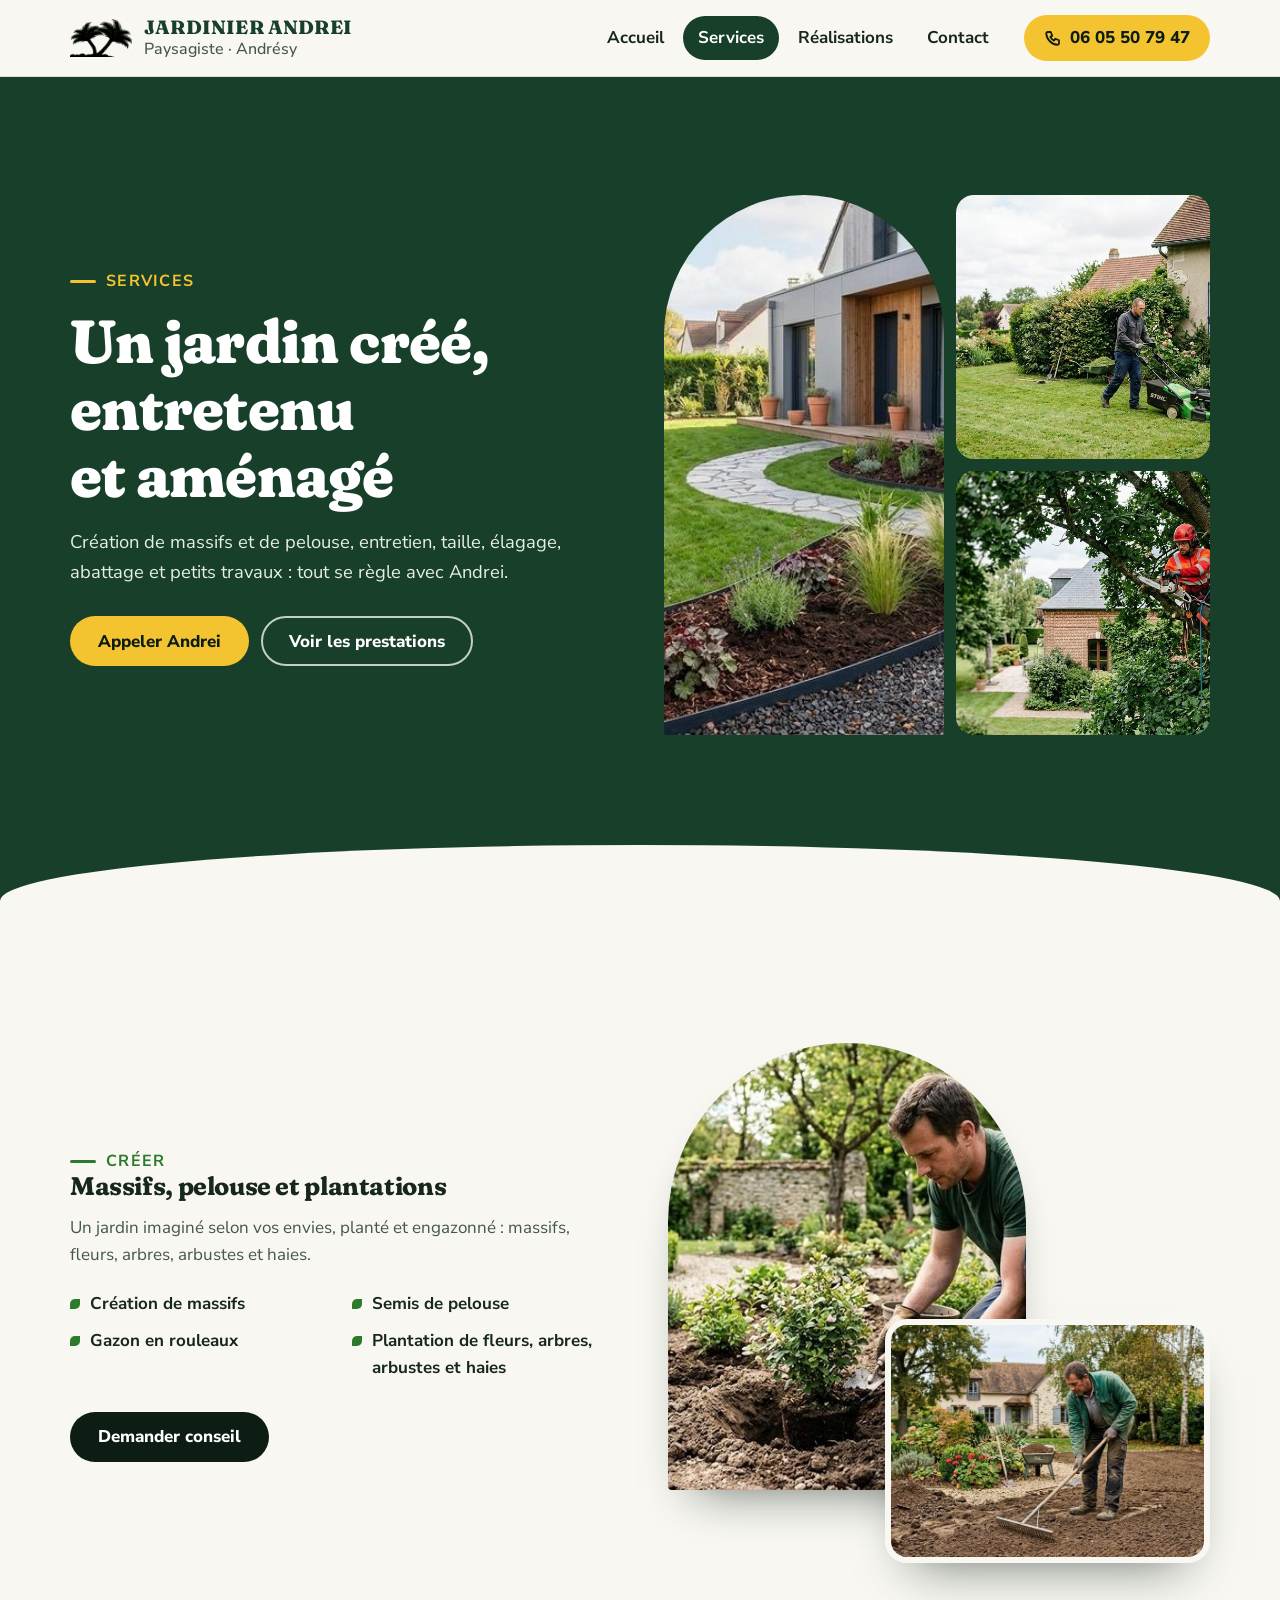
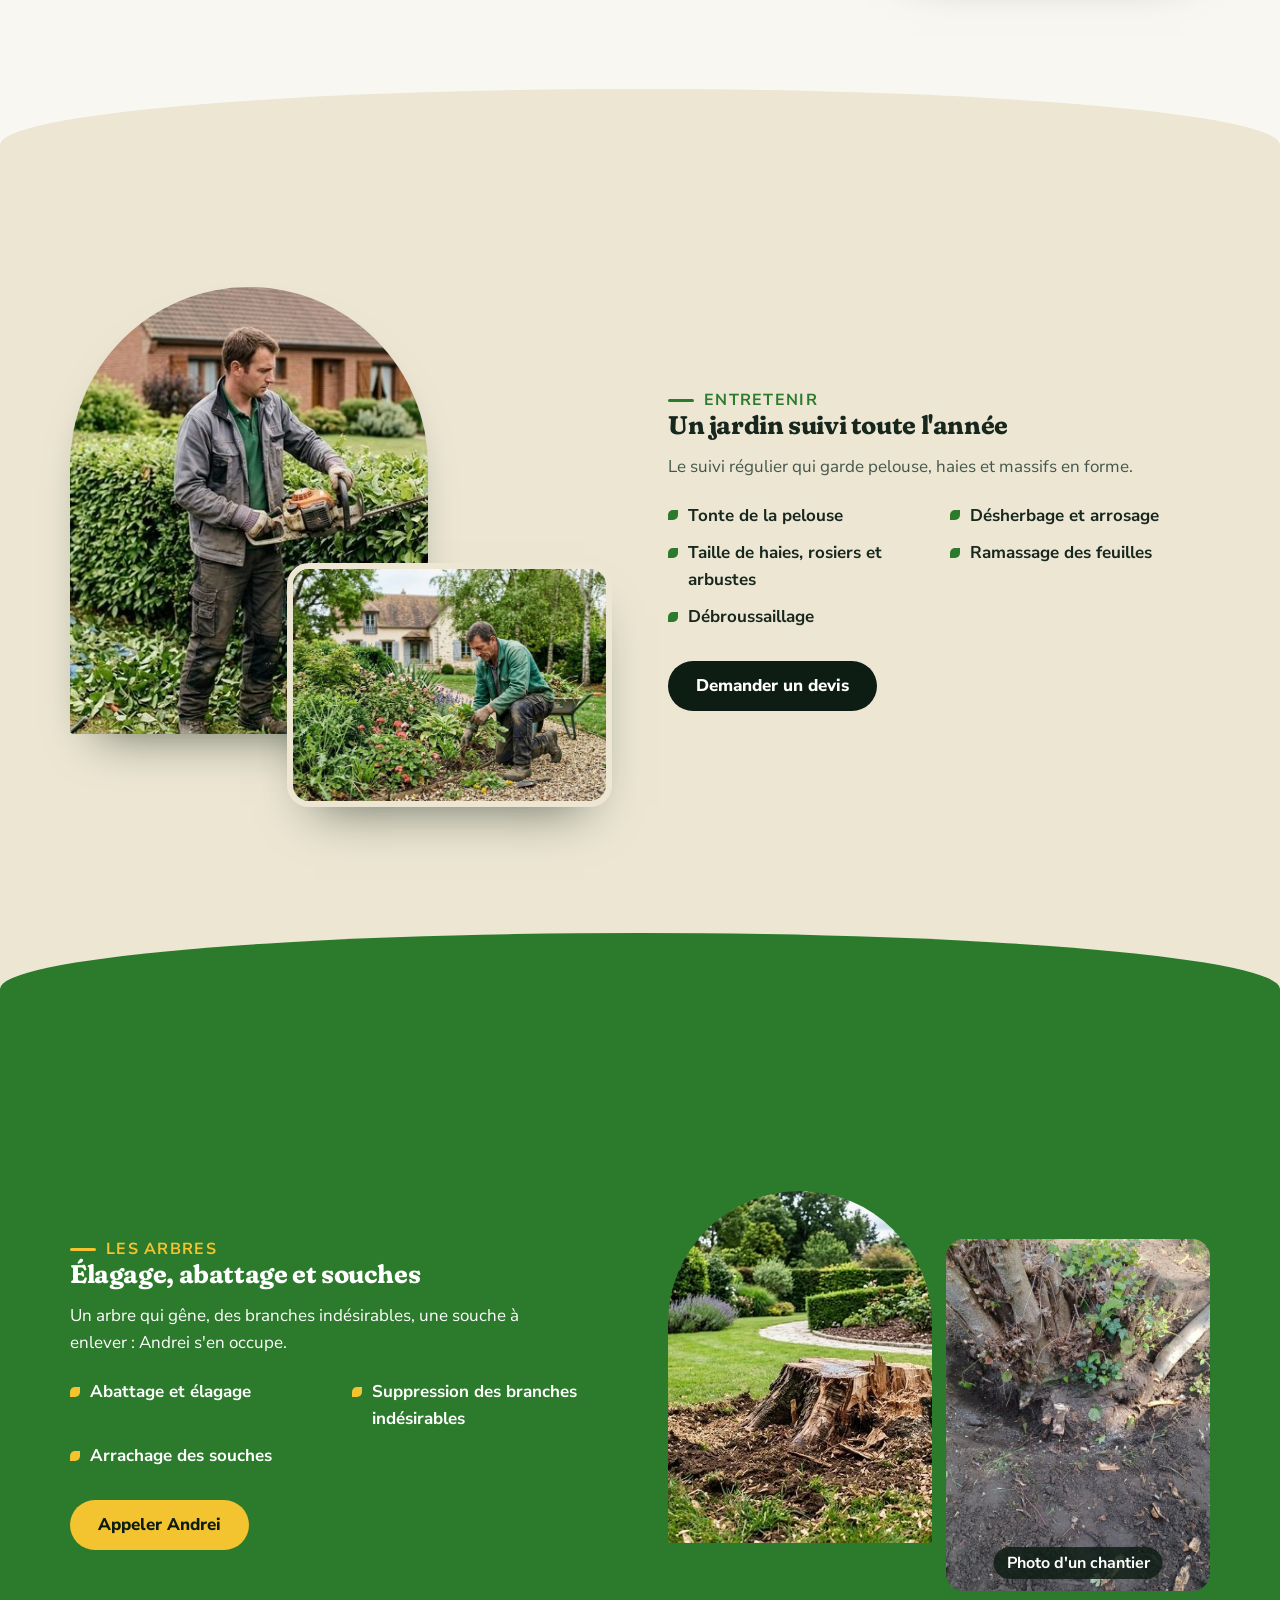
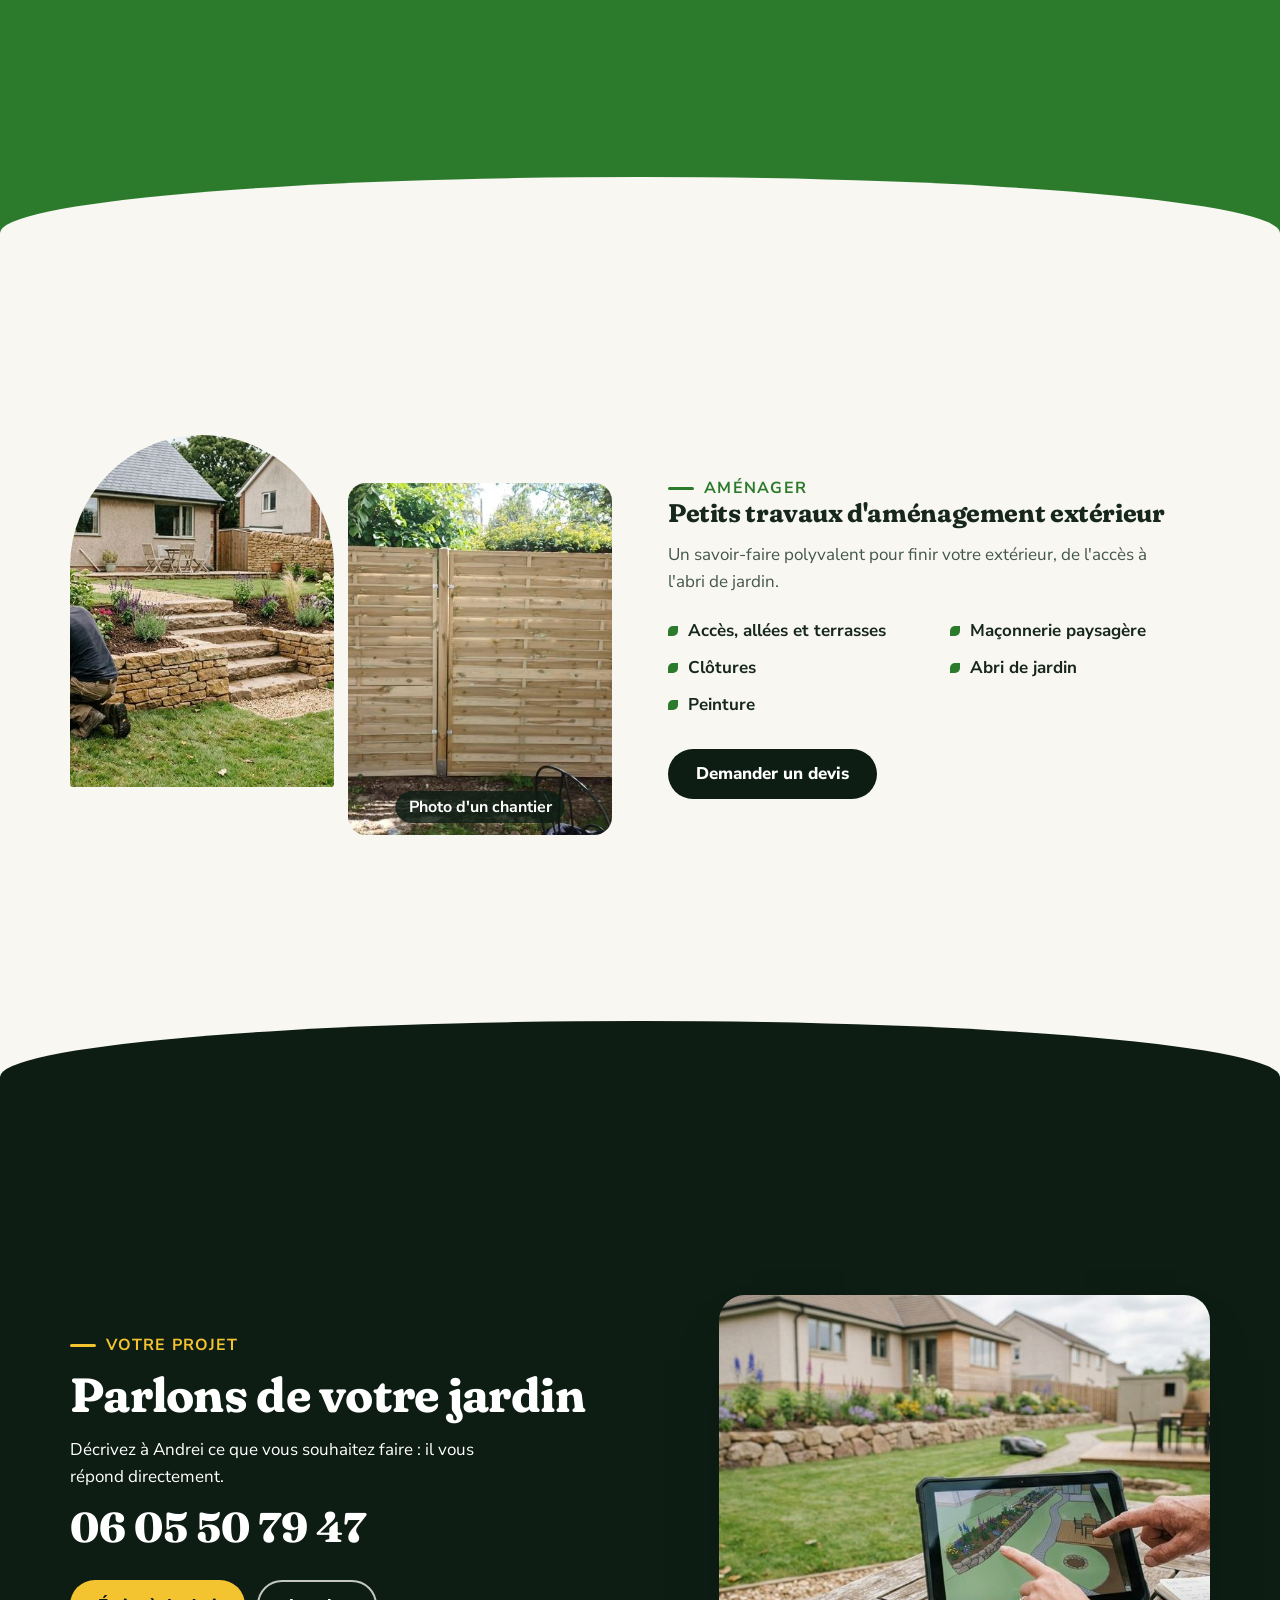
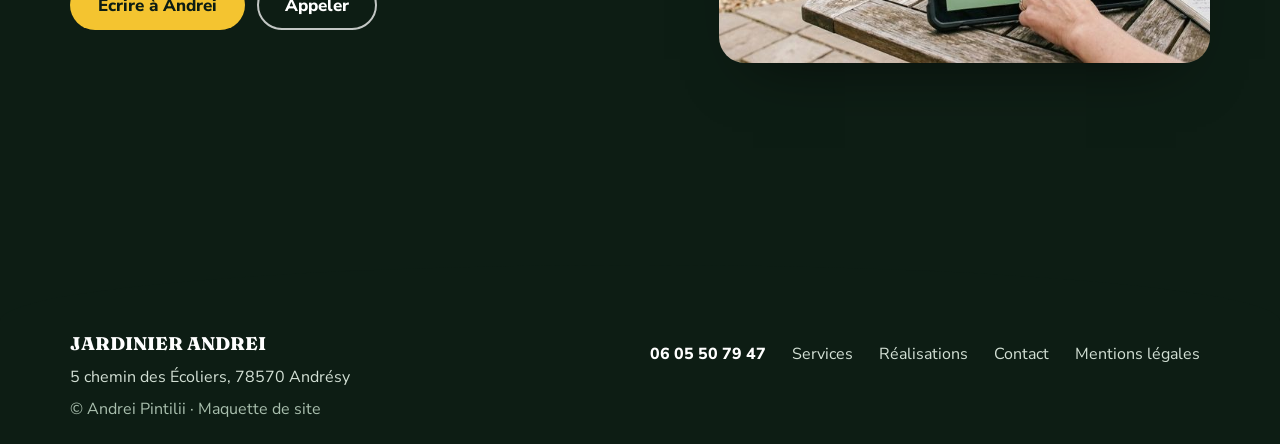
<file: services.html>
<!doctype html>
<html lang="fr">
<head>
<meta charset="utf-8">
<meta name="viewport" content="width=device-width, initial-scale=1">
<title>Services de jardinage à Andrésy | Jardinier Andrei</title>
<meta name="description" content="Création de massifs et de pelouse, entretien du jardin, taille de haies, élagage, abattage, arrachage de souches et petits travaux d'aménagement extérieur à Andrésy (78).">
<meta name="robots" content="noindex, nofollow">
<meta name="theme-color" content="#173f2a">
<link rel="icon" href="favicon.png" type="image/png">
<link rel="preconnect" href="https://fonts.googleapis.com">
<link rel="preconnect" href="https://fonts.gstatic.com" crossorigin>
<link rel="stylesheet" href="https://fonts.googleapis.com/css2?family=Fraunces:opsz,wght,SOFT@9..144,600..800,100&family=Nunito+Sans:opsz,wght@6..12,400;6..12,600;6..12,700;6..12,800&display=swap">
<link rel="stylesheet" href="style.css">
</head>
<body>
<a class="skip" href="#contenu">Aller au contenu</a>
<header class="top">
  <div class="wrap">
    <a class="logo" href="https://webaunet.github.io/andrei-pintilii/" aria-label="Jardinier Andrei, accueil">
      <img src="images/logo-palmier.png" width="62" height="39" alt="">
      <span><b>JARDINIER ANDREI</b><small>Paysagiste · Andrésy</small></span>
    </a>
    <nav id="menu" aria-label="Navigation principale"><ul><li><a href="index.html">Accueil</a></li><li><a href="services.html" aria-current="page">Services</a></li><li><a href="realisations.html">Réalisations</a></li><li><a href="contact.html">Contact</a></li></ul></nav>
    <a class="call" href="tel:+33605507947" aria-label="Appeler le 06 05 50 79 47">
      <svg width="18" height="18" viewBox="0 0 24 24" fill="none" stroke="currentColor" stroke-width="2.4" stroke-linecap="round" stroke-linejoin="round" aria-hidden="true"><path d="M5 4h4l2 5-2.5 1.5a11 11 0 0 0 5 5L15 13l5 2v4a2 2 0 0 1-2 2A16 16 0 0 1 3 6a2 2 0 0 1 2-2Z"/></svg>
      <span>06 05 50 79 47</span>
    </a>
    <button class="burger" type="button" aria-label="Ouvrir le menu" aria-expanded="false" aria-controls="menu"><span></span></button>
  </div>
</header>

<main id="contenu">
  <section class="phead bg-palm" aria-labelledby="t-h">
    <div class="wrap g2">
      <div>
        <span class="eyebrow">Services</span>
        <h1 id="t-h">Un jardin créé, entretenu et aménagé</h1>
        <p class="lead">Création de massifs et de pelouse, entretien, taille, élagage, abattage et petits travaux : tout se règle avec Andrei.</p>
        <div class="actions"><a class="btn btn-sun" href="tel:+33605507947">Appeler Andrei</a><a class="btn btn-line" href="#creer">Voir les prestations</a></div>
      </div>
      <div class="trio">
        <figure><img src="images/creation-massifs.jpg" width="900" height="491" alt="Jardinier plantant au bord d'une pelouse à bordure courbe, devant une maison contemporaine et un massif de graminées" style="object-position:50% 50%"></figure>
        <figure><img src="images/entretien-pelouse.jpg" width="900" height="502" alt="Jardinier tondant la pelouse d'un jardin devant une maison en pierre aux volets bleus"></figure>
        <figure><img src="images/elagage-arbre.jpg" width="900" height="502" alt="Élagueur encordé, casqué, travaillant à la tronçonneuse dans un grand chêne au-dessus d'un jardin" style="object-position:50% 30%"></figure>
      </div>
    </div>
  </section>

  <section class="band bg-chalk" id="creer" aria-labelledby="t-creer">
    <div class="wrap split">
      <div>
        <span class="eyebrow">Créer</span>
        <h2 id="t-creer">Massifs, pelouse et plantations</h2>
        <p>Un jardin imaginé selon vos envies, planté et engazonné : massifs, fleurs, arbres, arbustes et haies.</p>
        <ul class="ticks"><li>Création de massifs</li><li>Semis de pelouse</li><li>Gazon en rouleaux</li><li>Plantation de fleurs, arbres, arbustes et haies</li></ul>
        <div class="actions"><a class="btn btn-ink" href="tel:+33605507947">Demander conseil</a></div>
      </div>
      <div class="duo"><figure><img src="images/plantation.jpg" width="900" height="491" alt="Jardinier à genoux plantant un arbuste dans un massif fraîchement ameubli" loading="lazy" style="object-position:55% 50%"></figure><figure><img src="images/nivellement-terrain.jpg" width="900" height="491" alt="Jardinier ratissant une terre fraîchement ameublie devant une maison en pierre et des massifs fleuris" loading="lazy"></figure></div>
    </div>
  </section>

  <section class="band bg-sand" id="entretenir" aria-labelledby="t-ent">
    <div class="wrap split rev">
      <div>
        <span class="eyebrow">Entretenir</span>
        <h2 id="t-ent">Un jardin suivi toute l'année</h2>
        <p>Le suivi régulier qui garde pelouse, haies et massifs en forme.</p>
        <ul class="ticks"><li>Tonte de la pelouse</li><li>Désherbage et arrosage</li><li>Taille de haies, rosiers et arbustes</li><li>Ramassage des feuilles</li><li>Débroussaillage</li></ul>
        <div class="actions"><a class="btn btn-ink" href="tel:+33605507947">Demander un devis</a></div>
      </div>
      <div class="duo"><figure><img src="images/taille-haie.jpg" width="900" height="491" alt="Jardinier taillant une haie avec un taille-haie thermique dans un jardin devant une maison en brique" loading="lazy" style="object-position:50% 40%"></figure><figure><img src="images/desherbage-massif.jpg" width="900" height="491" alt="Jardinier accroupi désherbant un massif fleuri bordé de gravier, avec une brouette à côté" loading="lazy"></figure></div>
    </div>
  </section>

  <section class="band bg-lawn" id="arbres" aria-labelledby="t-arb">
    <div class="wrap split">
      <div>
        <span class="eyebrow">Les arbres</span>
        <h2 id="t-arb">Élagage, abattage et souches</h2>
        <p>Un arbre qui gêne, des branches indésirables, une souche à enlever : Andrei s'en occupe.</p>
        <ul class="ticks"><li>Abattage et élagage</li><li>Suppression des branches indésirables</li><li>Arrachage des souches</li></ul>
        <div class="actions"><a class="btn btn-sun" href="tel:+33605507947">Appeler Andrei</a></div>
      </div>
      <div class="pair">
        <figure><img src="images/dessouchage.jpg" width="900" height="491" alt="Souche d'arbre broyée par une machine de dessouchage jaune dans un jardin engazonné" loading="lazy" style="object-position:40% 50%"></figure>
        <figure><img src="images/andrei-souche-2.jpg" width="640" height="1138" alt="Terre retournée autour d'une souche arrachée, avec des plantes au pied" loading="lazy"><figcaption class="cap2">Photo d'un chantier</figcaption></figure>
      </div>
    </div>
  </section>

  <section class="band bg-chalk" id="amenager" aria-labelledby="t-am">
    <div class="wrap split rev">
      <div>
        <span class="eyebrow">Aménager</span>
        <h2 id="t-am">Petits travaux d'aménagement extérieur</h2>
        <p>Un savoir-faire polyvalent pour finir votre extérieur, de l'accès à l'abri de jardin.</p>
        <ul class="ticks"><li>Accès, allées et terrasses</li><li>Maçonnerie paysagère</li><li>Clôtures</li><li>Abri de jardin</li><li>Peinture</li></ul>
        <div class="actions"><a class="btn btn-ink" href="tel:+33605507947">Demander un devis</a></div>
      </div>
      <div class="pair">
        <figure><img src="images/maconnerie-pierre.jpg" width="900" height="491" alt="Jardinier montant un muret et des marches en pierre dans un jardin en pente douce devant une maison" loading="lazy" style="object-position:60% 50%"></figure>
        <figure><img src="images/andrei-cloture-bois.jpg" width="1000" height="562" alt="Panneaux de clôture en bois clair posés entre deux poteaux au fond d'un jardin" loading="lazy"><figcaption class="cap2">Photo d'un chantier</figcaption></figure>
      </div>
    </div>
  </section>

  <section class="band band-ink cta2" id="contact" aria-labelledby="t-c">
    <div class="wrap g2">
      <div>
        <span class="eyebrow">Votre projet</span>
        <h2 id="t-c">Parlons de votre jardin</h2>
        <p>Décrivez à Andrei ce que vous souhaitez faire : il vous répond directement.</p>
        <a class="tel2" href="tel:+33605507947">06 05 50 79 47</a>
        <div class="actions"><a class="btn btn-sun" href="contact.html">Écrire à Andrei</a><a class="btn btn-line" href="tel:+33605507947">Appeler</a></div>
      </div>
      <div class="stack-img"><img src="images/conception-plan.jpg" width="900" height="491" alt="Plan de jardin affiché sur une tablette, avec un jardin aménagé et un muret de pierre en arrière-plan" loading="lazy"></div>
    </div>
  </section>
</main>
<footer>
  <div class="wrap">
    <div class="row">
      <div><b>JARDINIER ANDREI</b> <address>5 chemin des Écoliers, 78570 Andrésy</address></div>
      <ul aria-label="Liens du pied de page"><li class="t"><a href="tel:+33605507947">06 05 50 79 47</a></li><li><a href="services.html">Services</a></li><li><a href="realisations.html">Réalisations</a></li><li><a href="contact.html">Contact</a></li><li class="m"><a href="mentions-legales.html">Mentions légales</a></li></ul>
    </div>
    <div class="legal">© Andrei Pintilii · Maquette de site</div>
  </div>
</footer>
<div class="toast" id="toast" role="status" aria-live="polite"></div>
<script src="script.js"></script>
</body>
</html>
</file>
<file: style.css>
/* Concept : sections en dômes qui se chevauchent (comme des arches de jardin), photos taillées en arche. Palmier du logo, vert profond, pelouse, jaune soleil. */
:root{
  --ink:#0d1d14; --palm:#173f2a; --lawn:#2c7a2c; --sun:#f4c430; --sun-d:#e0b020;
  --chalk:#f8f7f2; --sand:#ece6d3; --stone:#dfe7dc; --text:#17271e; --soft:#44574b;
  --display:"Fraunces",Georgia,"Times New Roman",serif; --body:"Nunito Sans","Segoe UI",system-ui,sans-serif;
  --dome:56px; --header:76px; color-scheme:light;
}
*,*::before,*::after{box-sizing:border-box}
html{scroll-behavior:smooth;scroll-padding-top:var(--header)}
body{margin:0;background:var(--chalk);color:var(--text);font:400 1.0625rem/1.6 var(--body);-webkit-font-smoothing:antialiased}
body::before{content:"";position:fixed;inset:0 0 auto;height:env(safe-area-inset-top,0px);z-index:60;background:var(--chalk)}
img{display:block;max-width:100%;height:auto}
h1,h2,h3{font-family:var(--display);font-variation-settings:"SOFT" 100;line-height:1.1;margin:0;text-wrap:balance;letter-spacing:-.015em}
p{margin:0}
a{color:inherit}
:focus-visible{outline:3px solid var(--sun);outline-offset:3px;border-radius:6px}
.wrap{width:100%;max-width:1180px;margin-inline:auto;padding-left:max(20px,env(safe-area-inset-left,0px));padding-right:max(20px,env(safe-area-inset-right,0px))}
.skip{position:absolute;left:-999px;top:8px;z-index:100;background:#fff;color:var(--palm);padding:10px 16px;border-radius:10px;font-weight:700}
.skip:focus{left:16px}

/* En-tête */
.top{position:sticky;top:env(safe-area-inset-top,0px);z-index:50;background:var(--chalk);border-bottom:1px solid rgba(23,63,42,.12)}
.top .wrap{display:flex;align-items:center;gap:20px;height:var(--header)}
.logo{display:flex;align-items:center;gap:12px;text-decoration:none;color:var(--palm);margin-right:auto;min-width:0;min-height:44px}
.logo img{width:62px;height:auto;flex:none}
.logo b{display:block;font:800 1.2rem/1.05 var(--display);letter-spacing:.01em;white-space:nowrap}
.logo small{display:block;font:500 1rem/1.2 var(--body);color:var(--soft);margin-top:3px;white-space:nowrap}
nav ul{display:flex;gap:4px;list-style:none;margin:0;padding:0}
nav a{display:flex;align-items:center;min-height:44px;padding:0 15px;border-radius:999px;text-decoration:none;font-weight:700;color:var(--text);transition:background .2s,color .2s}
nav a:hover{background:var(--stone)}
nav a[aria-current="page"]{background:var(--palm);color:#fff}
.call{display:inline-flex;align-items:center;gap:8px;min-height:46px;padding:0 20px;border-radius:999px;background:var(--sun);color:var(--ink);font-weight:800;text-decoration:none;white-space:nowrap;transition:transform .2s,background .2s}
.call:hover{background:var(--sun-d);transform:translateY(-1px)}
.burger{display:none;width:48px;height:48px;border:0;border-radius:12px;background:var(--stone);color:var(--palm);cursor:pointer;place-items:center}
.burger span,.burger span::before,.burger span::after{display:block;width:22px;height:2.5px;border-radius:2px;background:currentColor;transition:transform .25s,background .25s}
.burger span{position:relative}
.burger span::before,.burger span::after{content:"";position:absolute;left:0}
.burger span::before{top:-7px}.burger span::after{top:7px}
.burger[aria-expanded="true"] span{background:transparent}
.burger[aria-expanded="true"] span::before{transform:translateY(7px) rotate(45deg)}
.burger[aria-expanded="true"] span::after{transform:translateY(-7px) rotate(-45deg)}
@media (max-width:980px){
  .burger{display:grid}
  nav{position:absolute;left:0;right:0;top:100%;background:var(--chalk);border-bottom:1px solid rgba(23,63,42,.14);box-shadow:0 18px 30px -18px rgba(13,29,20,.4);display:none}
  nav.open{display:block}
  nav ul{flex-direction:column;padding:10px max(20px,env(safe-area-inset-left,0px)) 18px}
  nav a{min-height:48px;font-size:1.1rem}
  .call span{display:none}
  .call{padding:0 16px}
}
@media (max-width:440px){.top .wrap{gap:10px}.logo{gap:8px}.logo small{display:none}.logo img{width:46px}.logo b{white-space:normal;font-size:1rem;line-height:1.05}}

/* Boutons et éléments communs */
.eyebrow{display:inline-flex;align-items:center;gap:10px;font:700 1rem/1.2 var(--body);letter-spacing:.08em;text-transform:uppercase}
.eyebrow::before{content:"";width:26px;height:3px;border-radius:2px;background:currentColor}
.btn{display:inline-flex;align-items:center;justify-content:center;gap:8px;min-height:50px;padding:0 26px;border-radius:999px;font:800 1.0625rem/1 var(--body);text-decoration:none;border:2px solid transparent;cursor:pointer;transition:transform .2s,background .2s,color .2s}
.btn:hover{transform:translateY(-2px)}
.btn-sun{background:var(--sun);color:var(--ink)}
.btn-sun:hover{background:var(--sun-d)}
.btn-line{border-color:rgba(255,255,255,.75);color:#fff;background:transparent}
.btn-line:hover{background:rgba(255,255,255,.14)}
.btn-line-dark{border-color:var(--palm);color:var(--palm);background:transparent}
.btn-line-dark:hover{background:rgba(23,63,42,.1)}
.btn-ink{background:var(--ink);color:#fff}
.btn-ink:hover{background:#000}
.btn-ghost{border-color:var(--ink);color:var(--ink);background:transparent}
.btn-ghost:hover{background:rgba(13,29,20,.09)}
.actions{display:flex;flex-wrap:wrap;gap:12px;margin-top:30px}
.head{max-width:660px}
.head h2,.sect-h{font-size:clamp(1.9rem,4vw,3rem);margin-top:14px}
.head p{margin-top:14px;color:var(--soft)}

/* Sections en dômes */
.band{position:relative;margin-top:calc(var(--dome) * -1);border-radius:50% 50% 0 0 / var(--dome) var(--dome) 0 0;min-height:100svh;display:flex;flex-direction:column;justify-content:center;padding-block:calc(var(--dome) + 52px) calc(var(--dome) + 36px)}
.bg-chalk{background:var(--chalk);color:var(--text)}
.bg-sand{background:var(--sand);color:var(--text)}
.bg-palm{background:var(--palm);color:#fff}
.bg-lawn{background:var(--lawn);color:#fff}
.bg-sun{background:var(--sun);color:var(--ink)}
.bg-palm .eyebrow,.bg-lawn .eyebrow{color:var(--sun)}
.bg-chalk .eyebrow,.bg-sand .eyebrow{color:var(--lawn)}
.bg-sun .eyebrow{color:var(--palm)}

/* 1 Accueil */
.hero{position:relative;z-index:1;background:var(--palm);color:#fff;min-height:calc(100svh - var(--header));display:flex;align-items:center;padding-block:48px calc(var(--dome) + 40px);overflow:hidden}
.hero::before{content:"";position:absolute;width:min(70vw,760px);aspect-ratio:1;right:-12%;top:-20%;border-radius:50%;background:radial-gradient(circle at 40% 40%,rgba(44,122,44,.55),rgba(44,122,44,0) 68%)}
.hero .g2{position:relative;display:grid;grid-template-columns:1.15fr .85fr;gap:48px;align-items:center}
.hero .eyebrow{color:var(--sun)}
.hero h1{font-size:clamp(2.4rem,5.4vw,4.4rem);font-weight:800;margin-top:20px;max-width:13ch}
.hero h1 em{font-style:normal;color:var(--sun)}
.hero .lead{font-size:clamp(1.1rem,1.8vw,1.3rem);max-width:48ch;margin-top:22px;color:#e6efe4}
.facts{display:flex;flex-wrap:wrap;gap:10px;margin:34px 0 0;padding:0;list-style:none}
.facts li{padding:9px 16px;border-radius:999px;background:rgba(255,255,255,.1);border:1px solid rgba(255,255,255,.28);font-weight:700;font-size:1rem}
.arch{position:relative;justify-self:center;width:min(100%,430px)}
.arch .frame{aspect-ratio:3/4;border-radius:999px 999px 22px 22px;overflow:hidden;box-shadow:0 40px 70px -34px rgba(0,0,0,.7);border:6px solid var(--sun)}
.arch img{width:100%;height:100%;object-fit:cover}
.badge{position:absolute;left:-26px;bottom:34px;display:grid;place-items:center;width:128px;aspect-ratio:1;border-radius:50%;background:var(--chalk);color:var(--palm);text-align:center;font:800 1rem/1.15 var(--display);box-shadow:0 18px 30px -16px rgba(0,0,0,.6);transform:rotate(-8deg)}
.badge b{display:block;font-size:1.9rem;line-height:1}
@media (max-width:980px){.hero .g2{grid-template-columns:1fr;gap:34px}.arch{width:min(100%,340px);justify-self:start}.badge{left:auto;right:-10px}}
@media (max-width:640px){
  .hero{padding-block:36px calc(var(--dome) + 28px)}
  .hero .g2{gap:26px}
  .hero h1{font-size:2.3rem;margin-top:14px}
  .hero .lead{margin-top:14px}
  .hero .actions{margin-top:20px}
  .facts{display:none}
  .arch{width:min(100%,300px)}
  .arch .frame{aspect-ratio:4/3;border-width:5px}
  .badge{width:104px;right:-6px;bottom:-14px;font-size:1rem}
  .badge b{font-size:1.6rem}
}

/* 2 Services */
.cards{display:grid;grid-template-columns:repeat(4,1fr);gap:20px;margin-top:40px}
.card{background:#fff;border-radius:22px;overflow:hidden;box-shadow:0 1px 2px rgba(13,29,20,.08),0 22px 40px -26px rgba(13,29,20,.5);display:flex;flex-direction:column;min-width:0}
.card .ph{padding:14px 14px 0}
.card .ph img{width:100%;aspect-ratio:4/3.4;object-fit:cover;border-radius:999px 999px 14px 14px}
.card .in{padding:20px 22px 24px;display:flex;flex-direction:column;gap:12px;flex:1}
.pill{align-self:flex-start;padding:5px 14px;border-radius:999px;font:800 1rem/1.2 var(--body)}
.p1{background:var(--stone);color:#1f5f22}.p2{background:var(--sun);color:var(--ink)}.p3{background:#e7dcc3;color:#5d4520}.p4{background:var(--palm);color:#fff}
.card h3{font-size:1.35rem}
.card p{color:var(--soft)}
.card ul{margin:auto 0 0;padding:14px 0 0;list-style:none;border-top:1px solid rgba(23,63,42,.14);display:grid;gap:6px;font-weight:700}
.card li{display:flex;gap:10px;align-items:flex-start}
.card li::before{content:"";flex:none;width:9px;height:9px;margin-top:.55em;border-radius:50% 0 50% 0;background:var(--lawn)}
@media (max-width:999px){.cards{grid-template-columns:1fr 1fr}.card .ph img{aspect-ratio:16/8}.card ul{display:none}}
@media (max-width:760px){
  .cards{grid-template-columns:1fr;gap:14px;margin-top:26px}
  .card{flex-direction:row}
  .card .ph{width:36%;padding:10px 0 10px 10px;flex:none}
  .card .ph img{height:100%;aspect-ratio:auto;min-height:130px;border-radius:999px 999px 12px 12px}
  .card .in{padding:14px 16px 16px;gap:8px}
  .card h3{font-size:1.2rem}
  .card .ph img{min-height:110px}.card .in{padding:12px 14px 14px;gap:6px}.card .in>p{font-size:1rem;line-height:1.4}
  .card ul{display:none}
}

/* 3 Réalisations */
.mos{display:grid;grid-template-columns:1.05fr 1fr 1fr;grid-template-rows:repeat(2,minmax(210px,27svh));gap:12px;margin-top:36px}
.mos figure{margin:0;position:relative;border-radius:18px;overflow:hidden;min-height:150px}
.mos figure:first-child{grid-row:1/3;border-radius:999px 999px 18px 18px}
.mos figure:last-child{grid-column:2/4}
.mos img{position:absolute;inset:0;width:100%;height:100%;object-fit:cover}
.cap{position:absolute;left:10px;bottom:10px;max-width:calc(100% - 20px);padding:6px 13px;border-radius:999px;background:rgba(13,29,20,.82);color:#fff;font:700 1rem/1.25 var(--body)}
.mos figure:first-child .cap{left:50%;transform:translateX(-50%);width:max-content}
@media (max-width:760px){.mos{grid-template-columns:1fr 1fr;grid-template-rows:260px 130px 130px;margin-top:24px}.mos figure:first-child{grid-column:1/3;grid-row:auto;border-radius:18px}.mos figure:first-child .cap{left:10px;transform:none}.mos figure:last-child{grid-column:1/3}}

/* 4 À propos */
.about{display:grid;grid-template-columns:.85fr 1.15fr;background:#fff;color:var(--text);border-radius:30px;overflow:hidden;box-shadow:0 34px 60px -34px rgba(0,0,0,.55)}
.about .visual{position:relative;min-height:380px;background:var(--stone);display:grid;place-items:center;padding:26px}
.about .visual img{width:min(100%,320px);aspect-ratio:3/4;object-fit:cover;border-radius:999px 999px 18px 18px;border:6px solid #fff}
.about .copy{padding:clamp(28px,5vw,60px);display:flex;flex-direction:column;gap:16px;justify-content:center}
.about h2{font-size:clamp(1.8rem,3.6vw,2.6rem);color:var(--palm)}
.about p{color:var(--soft)}
.about .eyebrow{color:var(--lawn)}
.ident{display:flex;flex-wrap:wrap;gap:8px 22px;margin-top:6px;padding-top:16px;border-top:1px solid rgba(23,63,42,.14);color:var(--soft)}
.ident span{font-weight:700}
@media (max-width:860px){.about{grid-template-columns:1fr}.about .visual{min-height:0;padding:20px}.about .visual img{width:min(100%,220px);aspect-ratio:1/1}.about .copy p+p{display:none}}

/* 5 Contact */
.cta .g2{display:grid;grid-template-columns:1.1fr .9fr;gap:48px;align-items:center}
.cta h2{font-size:clamp(2rem,4.4vw,3.4rem);margin-top:14px}
.cta p{margin-top:16px;max-width:46ch}
.tel{display:block;margin-top:22px;font:800 clamp(2.1rem,5.2vw,3.6rem)/1 var(--display);letter-spacing:-.01em;user-select:all;-webkit-user-select:all}
.mail{display:flex;align-items:center;min-height:44px;margin-top:6px;font-weight:800;font-size:1.2rem;word-break:break-word;user-select:all;-webkit-user-select:all}
.cta address{font-style:normal;margin-top:6px;font-weight:700}
.cta .logo-big{justify-self:center;width:min(100%,360px);opacity:.92}
@media (max-width:860px){.cta .g2{grid-template-columns:1fr;gap:26px}.cta .logo-big{display:none}}

/* Pied de page */
footer{position:relative;z-index:6;margin-top:calc(var(--dome) * -1);border-radius:50% 50% 0 0 / var(--dome) var(--dome) 0 0;background:var(--ink);color:#d3e0d5;padding-block:calc(var(--dome) + 12px) 22px;font-size:1rem}
footer .row{display:flex;flex-wrap:wrap;gap:16px 40px;align-items:flex-start;justify-content:space-between}
footer b{color:#fff;font:800 1.15rem/1.2 var(--display)}
footer address{font-style:normal;line-height:1.5;margin-top:6px}
footer ul{display:flex;flex-wrap:wrap;gap:2px 6px;list-style:none;margin:0;padding:0}
footer ul a{display:inline-flex;align-items:center;min-height:44px;padding:0 10px;text-decoration:none;border-radius:8px}
footer ul a:hover{color:var(--sun)}
footer .t a{color:#fff;font-weight:800}
footer .legal{margin-top:8px;color:#a9bfae}

/* ===== Pages intérieures ===== */
main>.band{z-index:2}
.phead{position:relative;z-index:1;min-height:calc(100svh - var(--header));display:flex;align-items:center;padding-block:48px calc(var(--dome) + 40px);overflow:hidden}
.phead .g2{display:grid;grid-template-columns:1fr 1fr;gap:48px;align-items:center;width:100%}
.phead h1{font-size:clamp(2.3rem,5vw,3.8rem);font-weight:800;margin-top:18px}
.phead .lead{margin-top:18px;max-width:46ch;font-size:1.15rem}
.phead.bg-palm .lead{color:#e6efe4}
.phead.bg-sand .lead,.phead.bg-chalk .lead{color:var(--soft)}
.ticks{list-style:none;margin:22px 0 0;padding:0;display:grid;grid-template-columns:1fr 1fr;gap:10px 22px}
.ticks li{display:flex;gap:10px;align-items:flex-start;font-weight:700}
.ticks li::before{content:"";flex:none;width:10px;height:10px;margin-top:.5em;border-radius:50% 0 50% 0;background:var(--sun)}
.bg-chalk .ticks li::before,.bg-sand .ticks li::before{background:var(--lawn)}
.split{display:grid;grid-template-columns:1fr 1fr;gap:56px;align-items:center}
.split.rev>:first-child{order:2}
.split p{margin-top:14px;max-width:50ch}
.bg-chalk .split p,.bg-sand .split p{color:var(--soft)}

/* Services : mosaïque et duos d'images */
.trio{display:grid;grid-template-columns:1.1fr 1fr;grid-template-rows:1fr 1fr;gap:12px;height:min(62svh,540px)}
.trio figure{margin:0;position:relative;border-radius:18px;overflow:hidden;min-height:140px}
.trio figure:first-child{grid-row:1/3;border-radius:999px 999px 18px 18px}
.trio img,.duo img,.pair img,.gal img{position:absolute;inset:0;width:100%;height:100%;object-fit:cover}
.duo{position:relative;height:min(58svh,520px)}
.duo figure{margin:0;position:absolute;border-radius:22px;overflow:hidden;box-shadow:0 26px 50px -28px rgba(13,29,20,.65)}
.duo figure:first-child{left:0;top:0;width:66%;aspect-ratio:4/5;border-radius:999px 999px 22px 22px}
.duo figure:last-child{right:0;bottom:0;width:60%;aspect-ratio:4/3;border:6px solid var(--chalk)}
.bg-sand .duo figure:last-child{border-color:var(--sand)}
.bg-palm .duo figure:last-child{border-color:var(--palm)}
.pair{display:grid;grid-template-columns:1fr 1fr;gap:14px}
.pair figure{margin:0;position:relative;aspect-ratio:3/4;border-radius:999px 999px 18px 18px;overflow:hidden}
.pair figure:last-child{margin-top:48px;border-radius:18px;aspect-ratio:3/4}
.cap2{position:absolute;left:50%;transform:translateX(-50%);bottom:12px;width:max-content;max-width:calc(100% - 20px);padding:6px 13px;border-radius:999px;background:rgba(13,29,20,.82);color:#fff;font:700 1rem/1.25 var(--body)}
.stack-img{position:relative;border-radius:26px;overflow:hidden;aspect-ratio:4/3;box-shadow:0 30px 60px -34px rgba(0,0,0,.6)}
.stack-img img{position:absolute;inset:0;width:100%;height:100%;object-fit:cover}

/* Réalisations : éventail et galerie */
.fan{position:relative;height:min(60svh,520px)}
.fan figure{margin:0;position:absolute;width:54%;aspect-ratio:4/3;border-radius:18px;overflow:hidden;border:6px solid #fff;box-shadow:0 26px 50px -26px rgba(13,29,20,.6)}
.fan figure img{position:absolute;inset:0;width:100%;height:100%;object-fit:cover}
.fan figure:nth-child(1){left:0;top:14%;transform:rotate(-7deg)}
.fan figure:nth-child(2){left:23%;top:0;transform:rotate(2deg);z-index:2}
.fan figure:nth-child(3){right:0;top:20%;transform:rotate(8deg);z-index:1}
.gal{display:grid;grid-template-columns:repeat(4,1fr);grid-template-rows:repeat(2,minmax(210px,28svh));gap:12px;margin-top:34px}
.gal figure{margin:0;position:relative;border-radius:18px;overflow:hidden;min-height:150px}
.gal .g-a{grid-column:1;grid-row:1/3;border-radius:999px 999px 18px 18px}
.gal .g-b{grid-column:2;grid-row:1}
.gal .g-c{grid-column:3;grid-row:1}
.gal .g-d{grid-column:4;grid-row:1/3;border-radius:999px 999px 18px 18px}
.gal .g-e{grid-column:2;grid-row:2}
.gal .g-f{grid-column:3;grid-row:2}
.gal .g-a .cap,.gal .g-d .cap{left:50%;transform:translateX(-50%);width:max-content}
.links3{display:grid;grid-template-columns:repeat(3,1fr);gap:20px;margin-top:36px}
.linkcard{display:flex;flex-direction:column;gap:12px;padding:26px 26px 24px;border-radius:22px;background:#fff;color:var(--text);text-decoration:none;box-shadow:0 1px 2px rgba(13,29,20,.08),0 22px 40px -26px rgba(13,29,20,.5);transition:transform .2s}
.linkcard:hover{transform:translateY(-3px)}
.linkcard h3{font-size:1.4rem}
.linkcard p{color:var(--soft)}
.linkcard .go{margin-top:auto;font-weight:800;color:var(--lawn);padding-top:6px}

/* Contact */
.bigtel{display:flex;align-items:center;min-height:44px;margin-top:22px;font:800 clamp(2.1rem,5vw,3.4rem)/1 var(--display);color:#fff;text-decoration:none;letter-spacing:-.01em}
.bigtel:hover{color:var(--sun)}
.cinfo{margin-top:8px;display:grid;gap:2px}
.cinfo a{display:flex;align-items:center;min-height:44px;font-weight:800;font-size:1.2rem;word-break:break-word}
.cinfo address{font-style:normal;font-weight:700}
.formcard{background:#fff;color:var(--text);border-radius:26px;padding:clamp(22px,3.4vw,44px);box-shadow:0 30px 60px -34px rgba(13,29,20,.55);max-width:860px;margin-inline:auto;width:100%}
.formcard h2{font-size:clamp(1.7rem,3vw,2.3rem);color:var(--palm)}
.fld{margin-top:16px;display:grid;gap:6px}
.fld label{font-weight:800;font-size:1rem}
.fld .opt{font-weight:500;color:var(--soft)}
.fld input,.fld select,.fld textarea{width:100%;min-height:48px;padding:10px 14px;border:2px solid #b4c3b3;border-radius:12px;font:inherit;font-size:1rem;background:#fff;color:var(--text)}
.fld textarea{min-height:120px;resize:vertical}
.fld input:focus,.fld select:focus,.fld textarea:focus{outline:3px solid rgba(44,122,44,.35);border-color:var(--lawn)}
.fld [aria-invalid="true"]{border-color:#b3261e}
.err{color:#b3261e;font-size:1rem;font-weight:700}
.row2{display:grid;grid-template-columns:1fr 1fr;gap:0 16px}
.formcard .btn-submit{margin-top:22px;width:100%}
.recap{margin-top:22px;padding:20px;border-radius:18px;background:var(--stone)}
.recap h3{font-size:1.25rem;color:var(--palm)}
.recap pre{margin:12px 0 0;white-space:pre-wrap;word-break:break-word;font:600 1rem/1.55 var(--body);padding:14px;border-radius:12px;background:#fff;user-select:all;-webkit-user-select:all}
.recap .actions{margin-top:16px}
.recap .note{margin-top:12px;color:var(--soft)}
.find{display:grid;grid-template-columns:1.1fr .9fr;gap:48px;align-items:center}
.find h2{font-size:clamp(2rem,4.2vw,3.2rem);margin-top:14px}
.find address{font-style:normal;font-size:1.25rem;font-weight:700;margin-top:18px;line-height:1.5}
.find .logo-big{justify-self:center;width:min(100%,340px)}

/* Mentions légales */
.doc{background:#fff;color:var(--text);border-radius:22px;padding:clamp(22px,3vw,36px);box-shadow:0 1px 2px rgba(13,29,20,.08),0 22px 40px -26px rgba(13,29,20,.5)}
.doc h2{font-size:1.6rem;color:var(--palm)}
.doc dl{margin:16px 0 0;display:grid;gap:12px}
.doc dt{font-weight:800;color:var(--lawn)}
.doc dd{margin:2px 0 0}
.doc dd a{display:inline-flex;align-items:center;min-height:44px;font-weight:700}
.doc p{margin-top:12px;color:var(--soft)}
.doc-wide{max-width:820px;margin-inline:auto}
.doc-wide p{font-size:1.1rem}

/* Bandeaux de contact propres à chaque page */
.band-ink{background:var(--ink);color:#fff}
.band-ink .eyebrow{color:var(--sun)}
.cta2 .g2{display:grid;grid-template-columns:1.1fr .9fr;gap:48px;align-items:center}
.cta2 h2{font-size:clamp(1.9rem,4vw,3rem);margin-top:14px}
.cta2 p{margin-top:14px;max-width:46ch}
.cta2 .tel2{display:flex;align-items:center;min-height:44px;margin-top:16px;font:800 clamp(1.8rem,3.6vw,2.6rem)/1 var(--display);color:inherit;text-decoration:none}
.cta2 .logo-big{justify-self:center;width:min(100%,320px)}

@media (max-width:980px){
  .phead .g2,.split,.find,.cta2 .g2{grid-template-columns:1fr;gap:32px}
  .split.rev>:first-child{order:0}
  .trio{height:auto;grid-template-rows:200px 150px}
  .duo{height:auto;aspect-ratio:16/11}
  .fan{height:min(64vw,420px)}
  .gal{grid-template-columns:1fr 1fr 1fr;grid-auto-rows:210px}
  .gal .g-a{grid-column:1;grid-row:1/3}.gal .g-b{grid-column:2;grid-row:1}.gal .g-c{grid-column:3;grid-row:1}.gal .g-d{grid-column:1/4;grid-row:3;border-radius:18px}.gal .g-d .cap{left:10px;transform:none}
  .gal .g-e{grid-column:2;grid-row:2}.gal .g-f{grid-column:3;grid-row:2}
  .links3{grid-template-columns:1fr}
  .stack-img{aspect-ratio:16/10}
  .cta2 .logo-big,.find .logo-big{display:none}
}
@media (max-width:640px){
  .trio{grid-template-columns:1fr 1fr;grid-template-rows:190px 130px}
  .trio figure:first-child{grid-row:auto;grid-column:1/3;border-radius:18px}
  .ticks{grid-template-columns:1fr}
  .pair figure:last-child{margin-top:24px}
  .row2{grid-template-columns:1fr}
  .phead{padding-block:36px calc(var(--dome) + 28px)}
  .fan figure{width:62%}
  .gal{grid-template-columns:1fr 1fr;grid-template-rows:repeat(4,150px);grid-auto-rows:150px}
  .gal .g-d{grid-column:1/3;grid-row:4}
  .gal .g-a{grid-column:1;grid-row:1/3}.gal .g-b{grid-column:2;grid-row:1}.gal .g-c{grid-column:2;grid-row:2}.gal .g-e{grid-column:1;grid-row:3}.gal .g-f{grid-column:2;grid-row:3}
  .gal .g-a{border-radius:18px}
  .gal .g-a .cap{left:10px;transform:none}
}

.phead.short{min-height:0;padding-block:44px calc(var(--dome) + 34px)}
.phead.short h1{margin-top:14px}
.docs{display:grid;grid-template-columns:1fr 1fr;gap:24px;align-items:start}
@media (max-width:980px){.docs{grid-template-columns:1fr}}
@media (max-width:640px){.doc{padding:18px}.doc dl{gap:8px}.doc p{margin-top:8px}.docs{gap:16px}.band .wrap.docs{padding-block:0}}
.toast{position:fixed;left:50%;bottom:calc(20px + env(safe-area-inset-bottom,0px));transform:translate(-50%,30px);z-index:80;max-width:min(92vw,440px);padding:14px 20px;border-radius:14px;background:var(--palm);color:#fff;font-weight:700;box-shadow:0 14px 34px -10px rgba(0,0,0,.5);opacity:0;pointer-events:none;transition:opacity .25s,transform .25s}
.toast.on{opacity:1;transform:translate(-50%,0)}

@media (max-width:640px){
  :root{--dome:36px}
  .band{padding-block:calc(var(--dome) + 36px) calc(var(--dome) + 24px)}
  footer{padding-block:calc(var(--dome) + 2px) 8px}
  footer .row{gap:4px}
  footer b{display:inline;margin-right:6px}
  footer address{display:inline;margin:0}
  footer ul a{padding:0 6px}
  footer ul .t{order:-2}footer ul .m{order:-1}
  footer .legal{margin-top:0}
  .head p{display:none}
  .actions{margin-top:22px}
}
@media (prefers-reduced-motion:reduce){*{transition:none!important;scroll-behavior:auto!important}}
</file>
